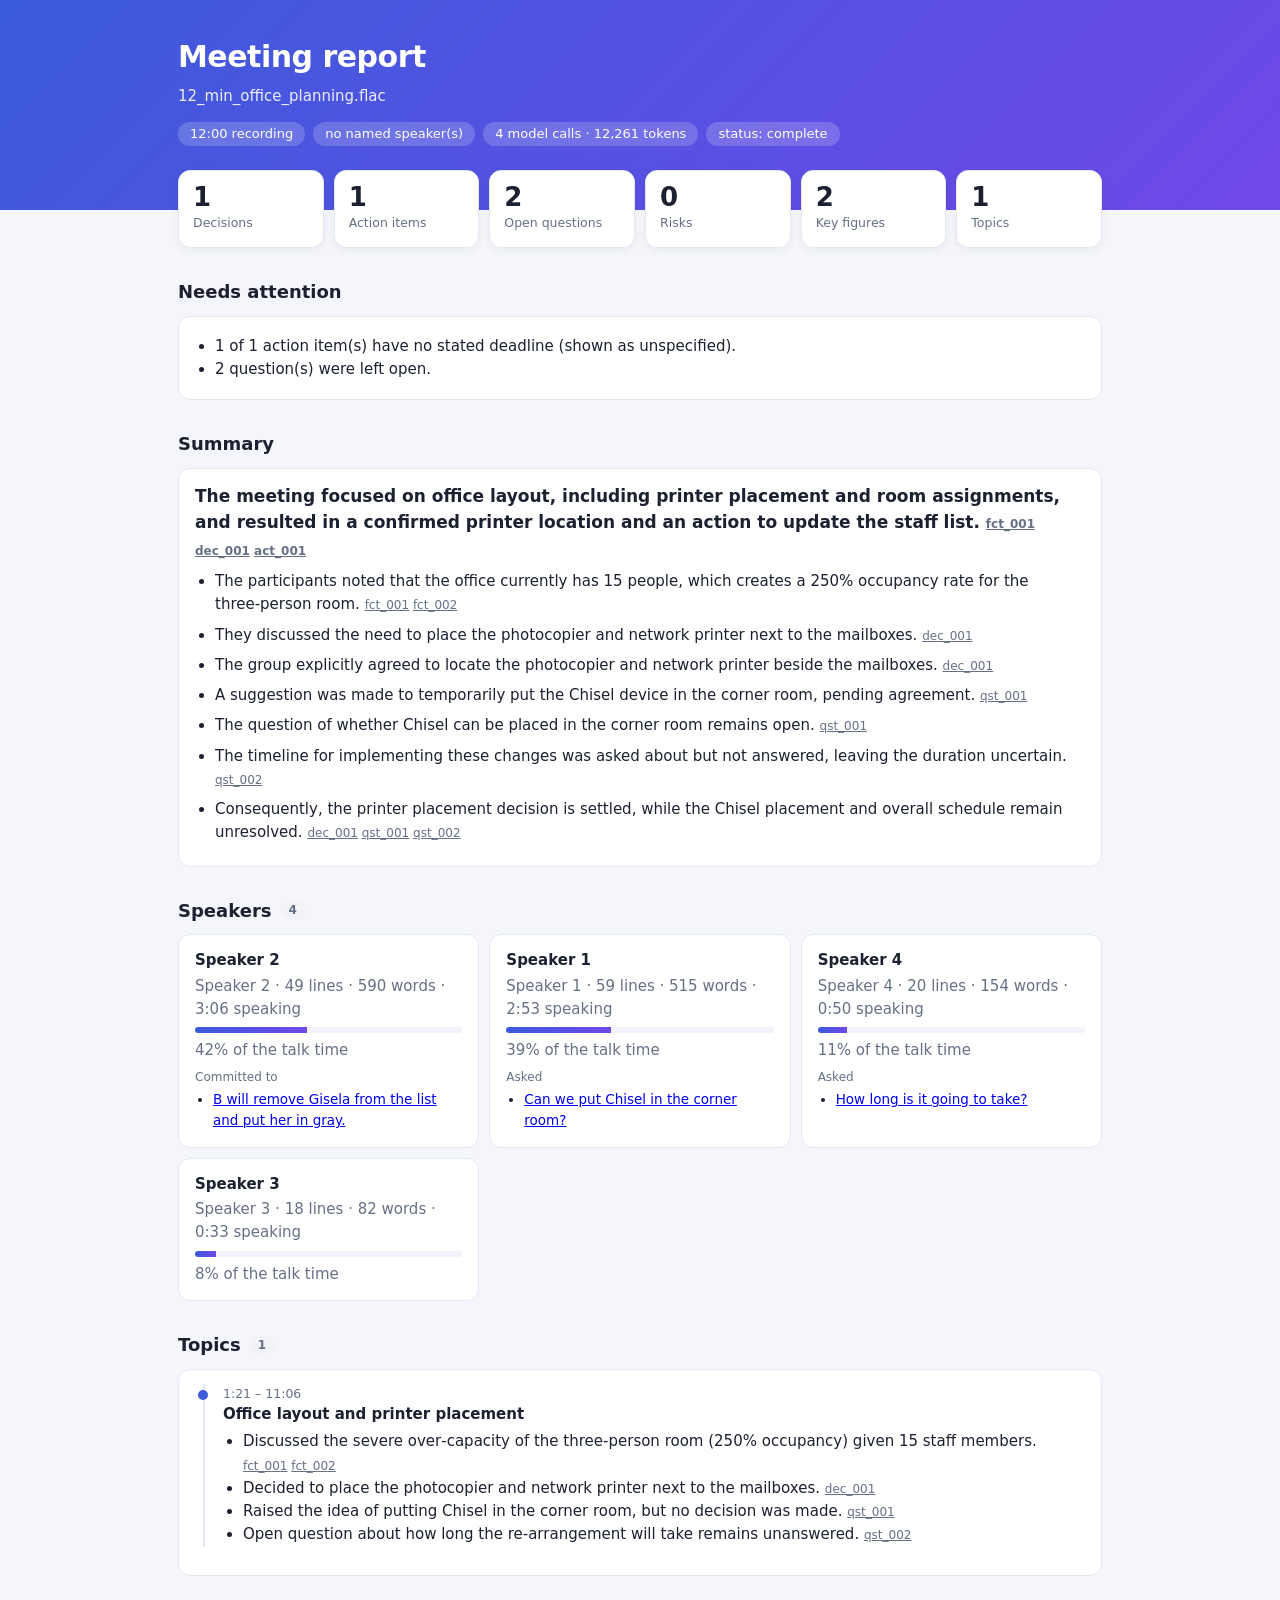
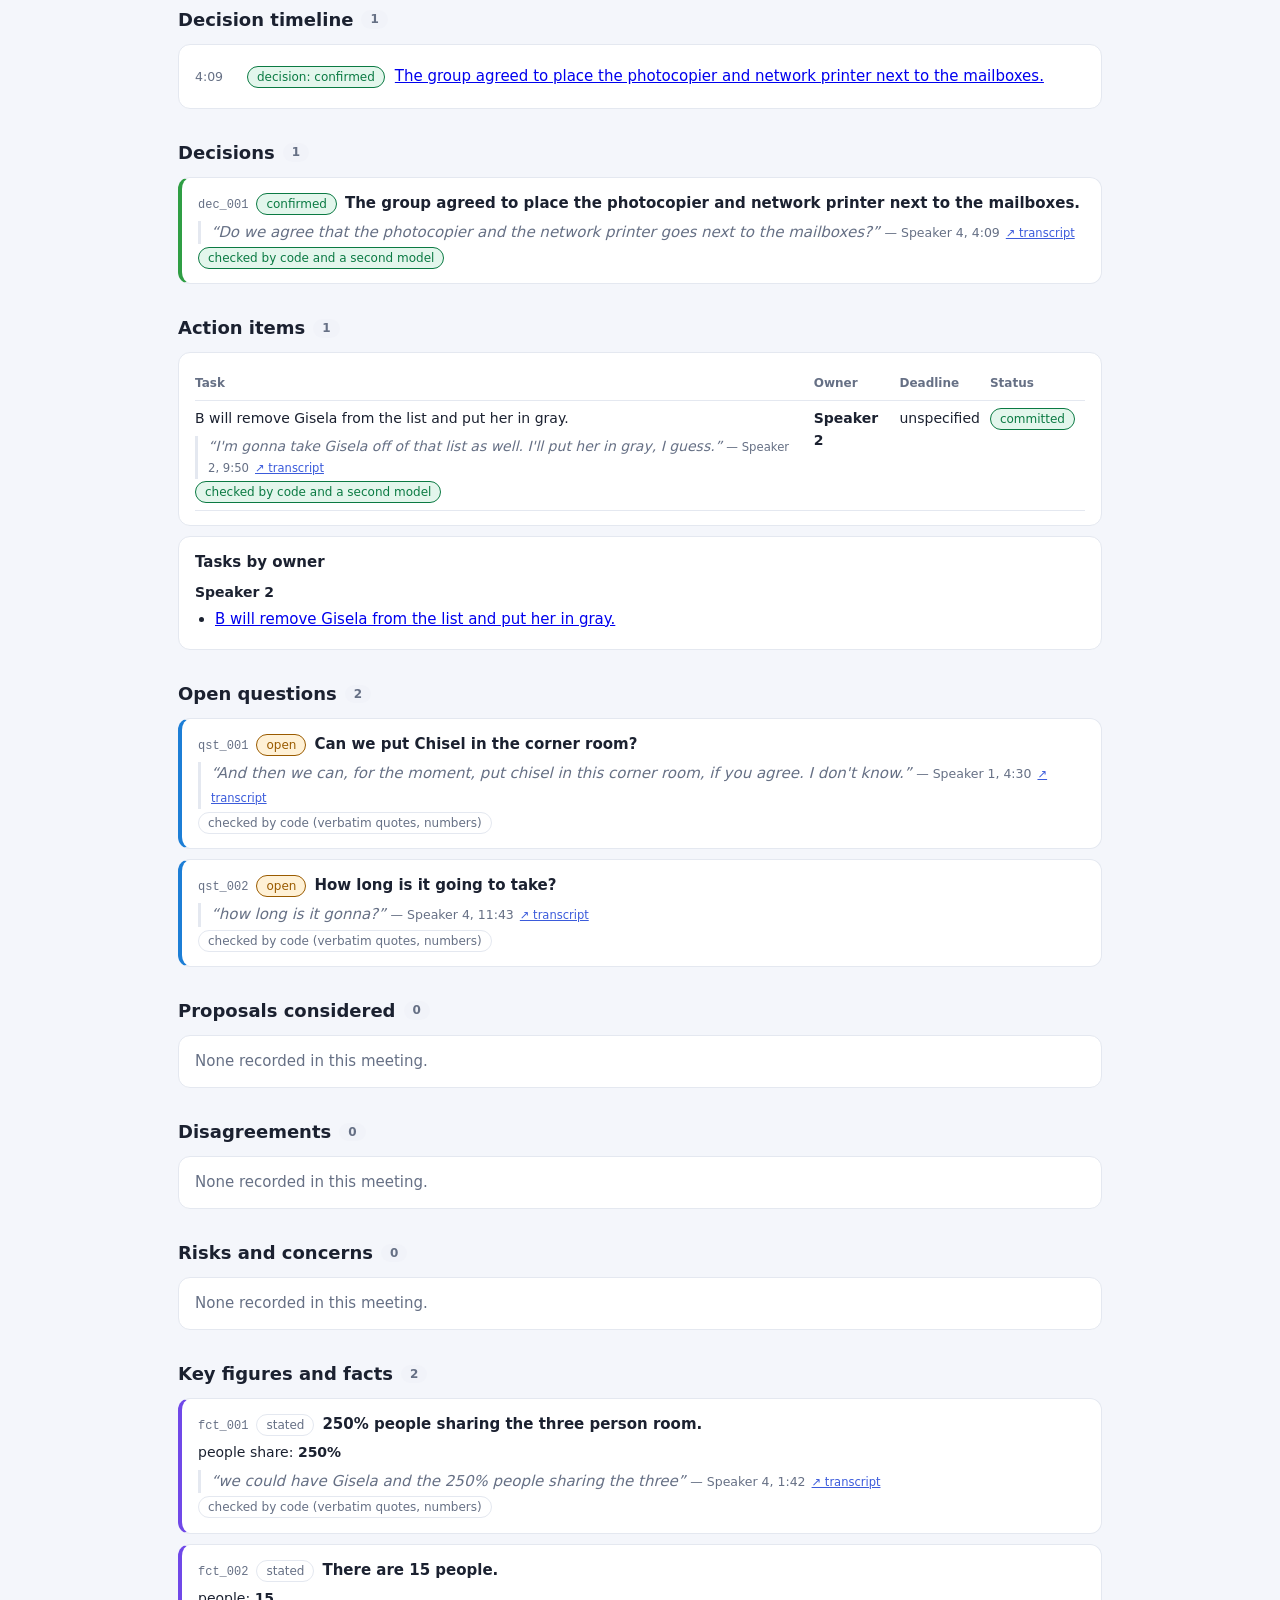
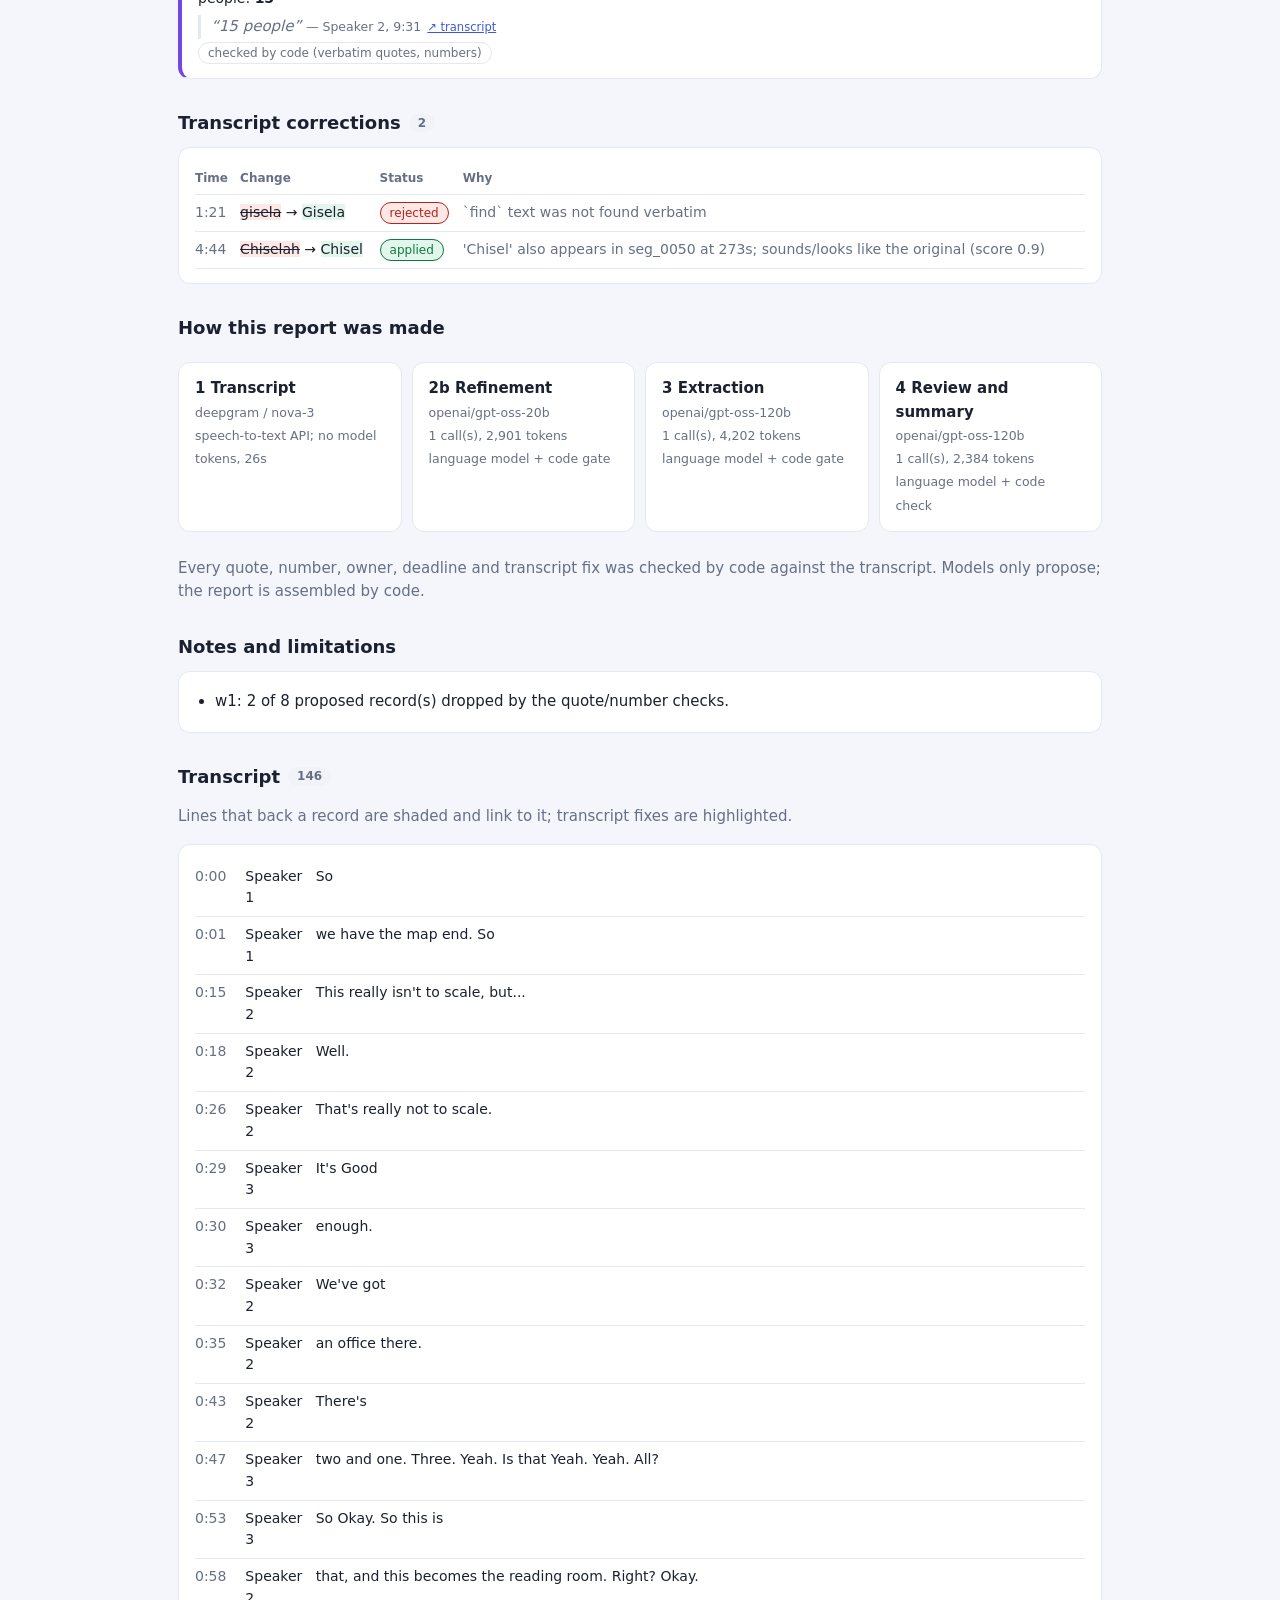
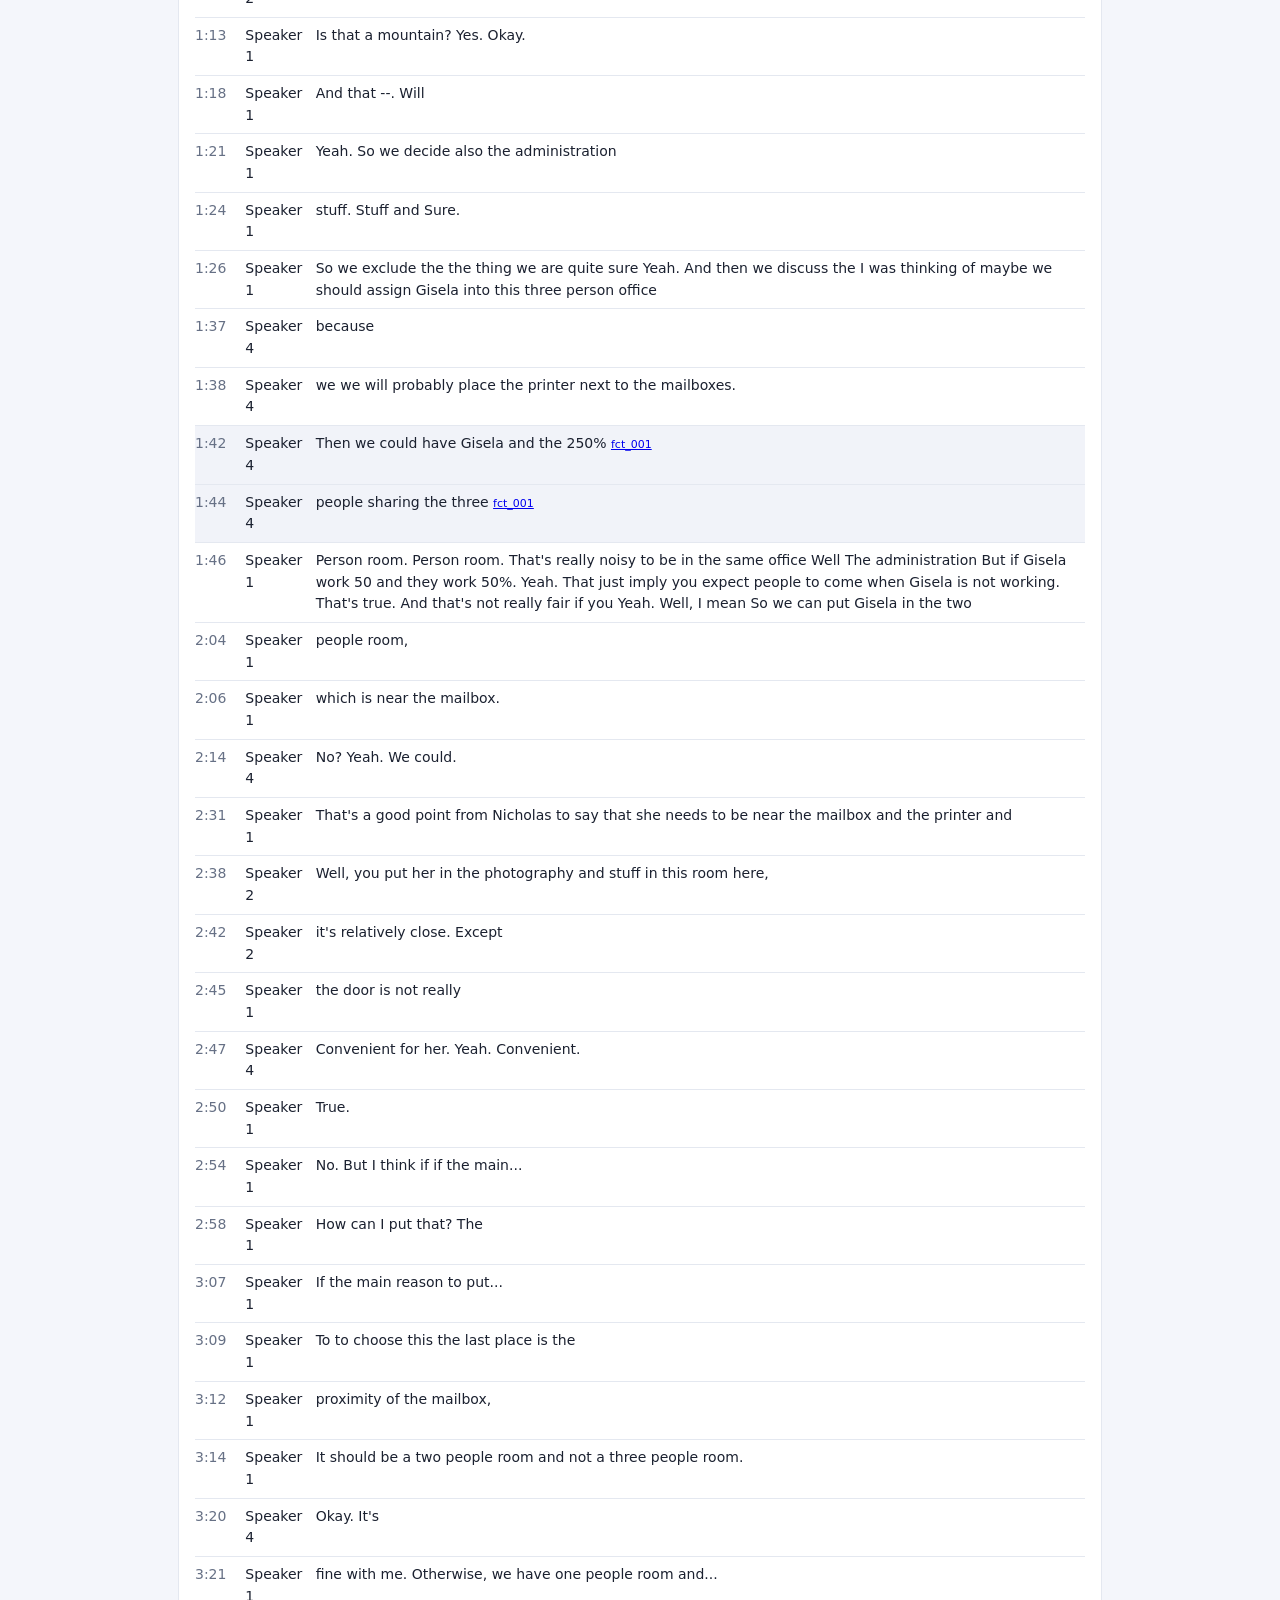
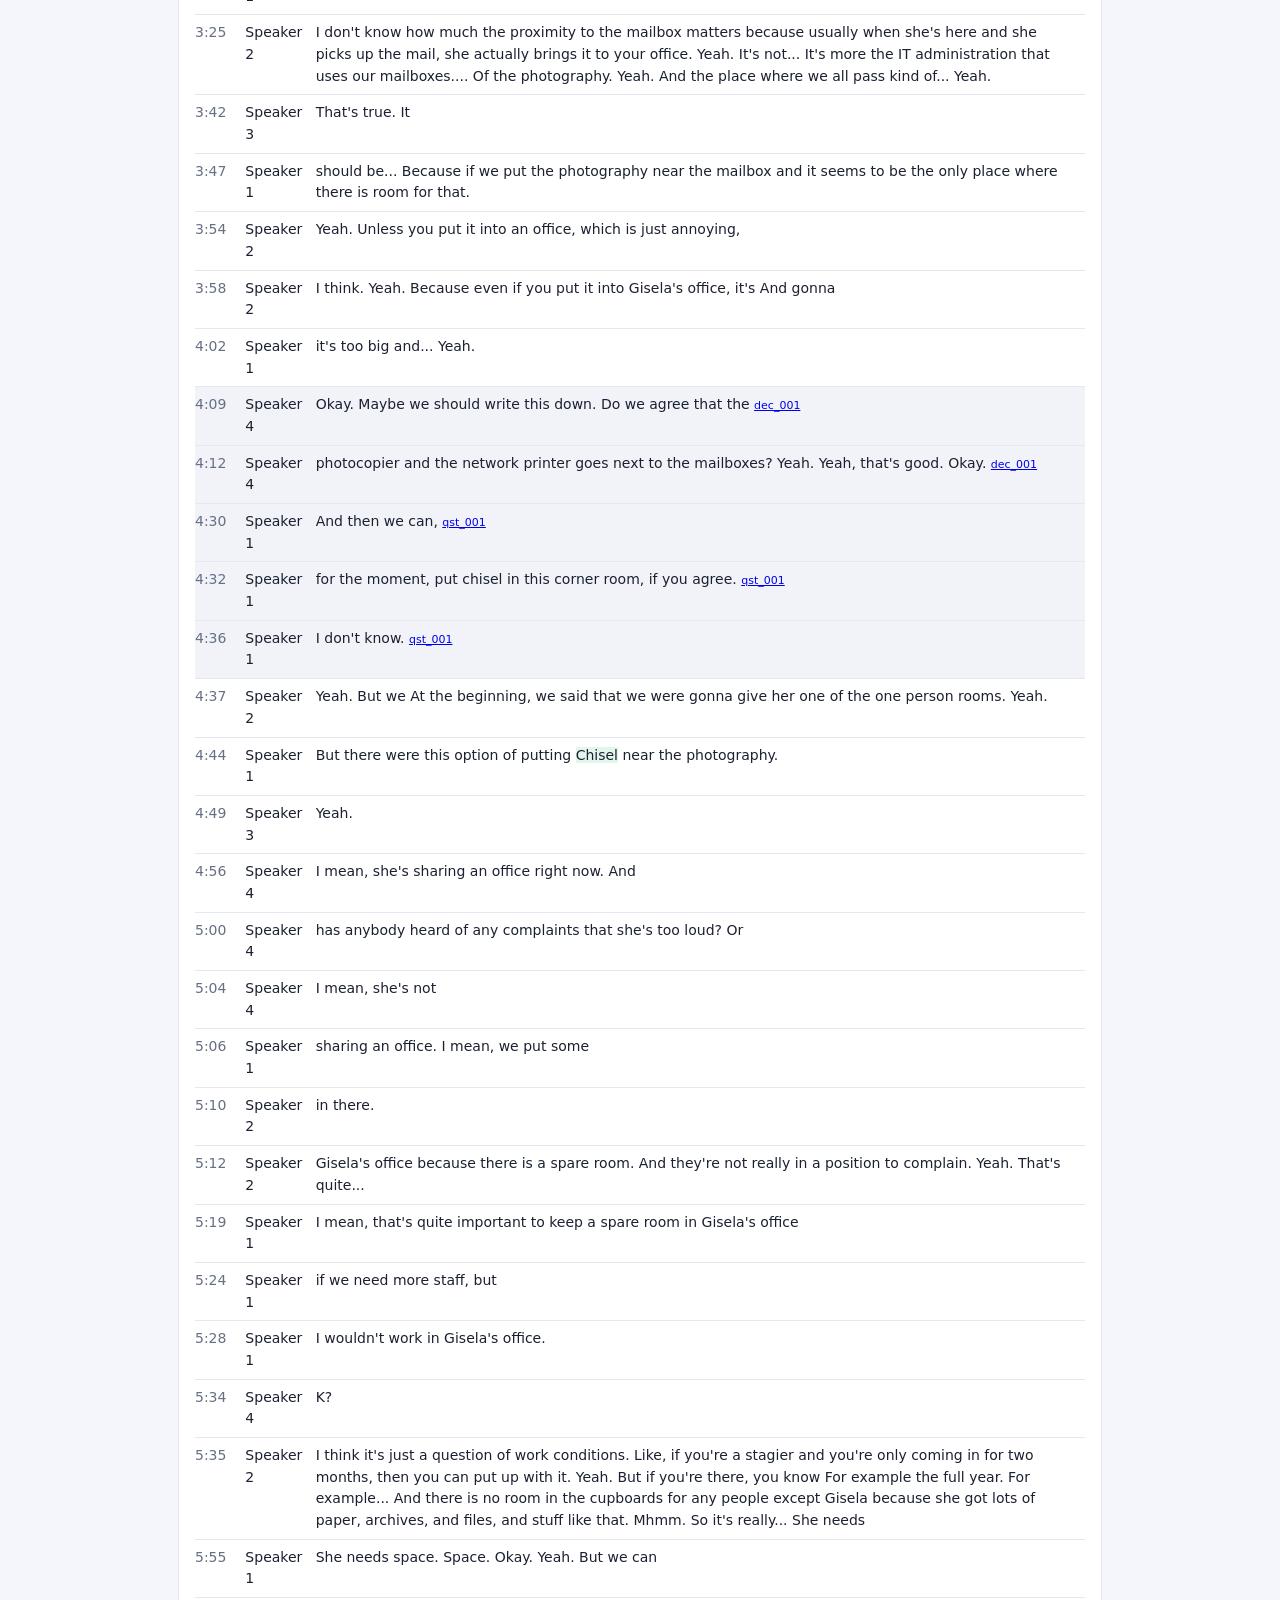
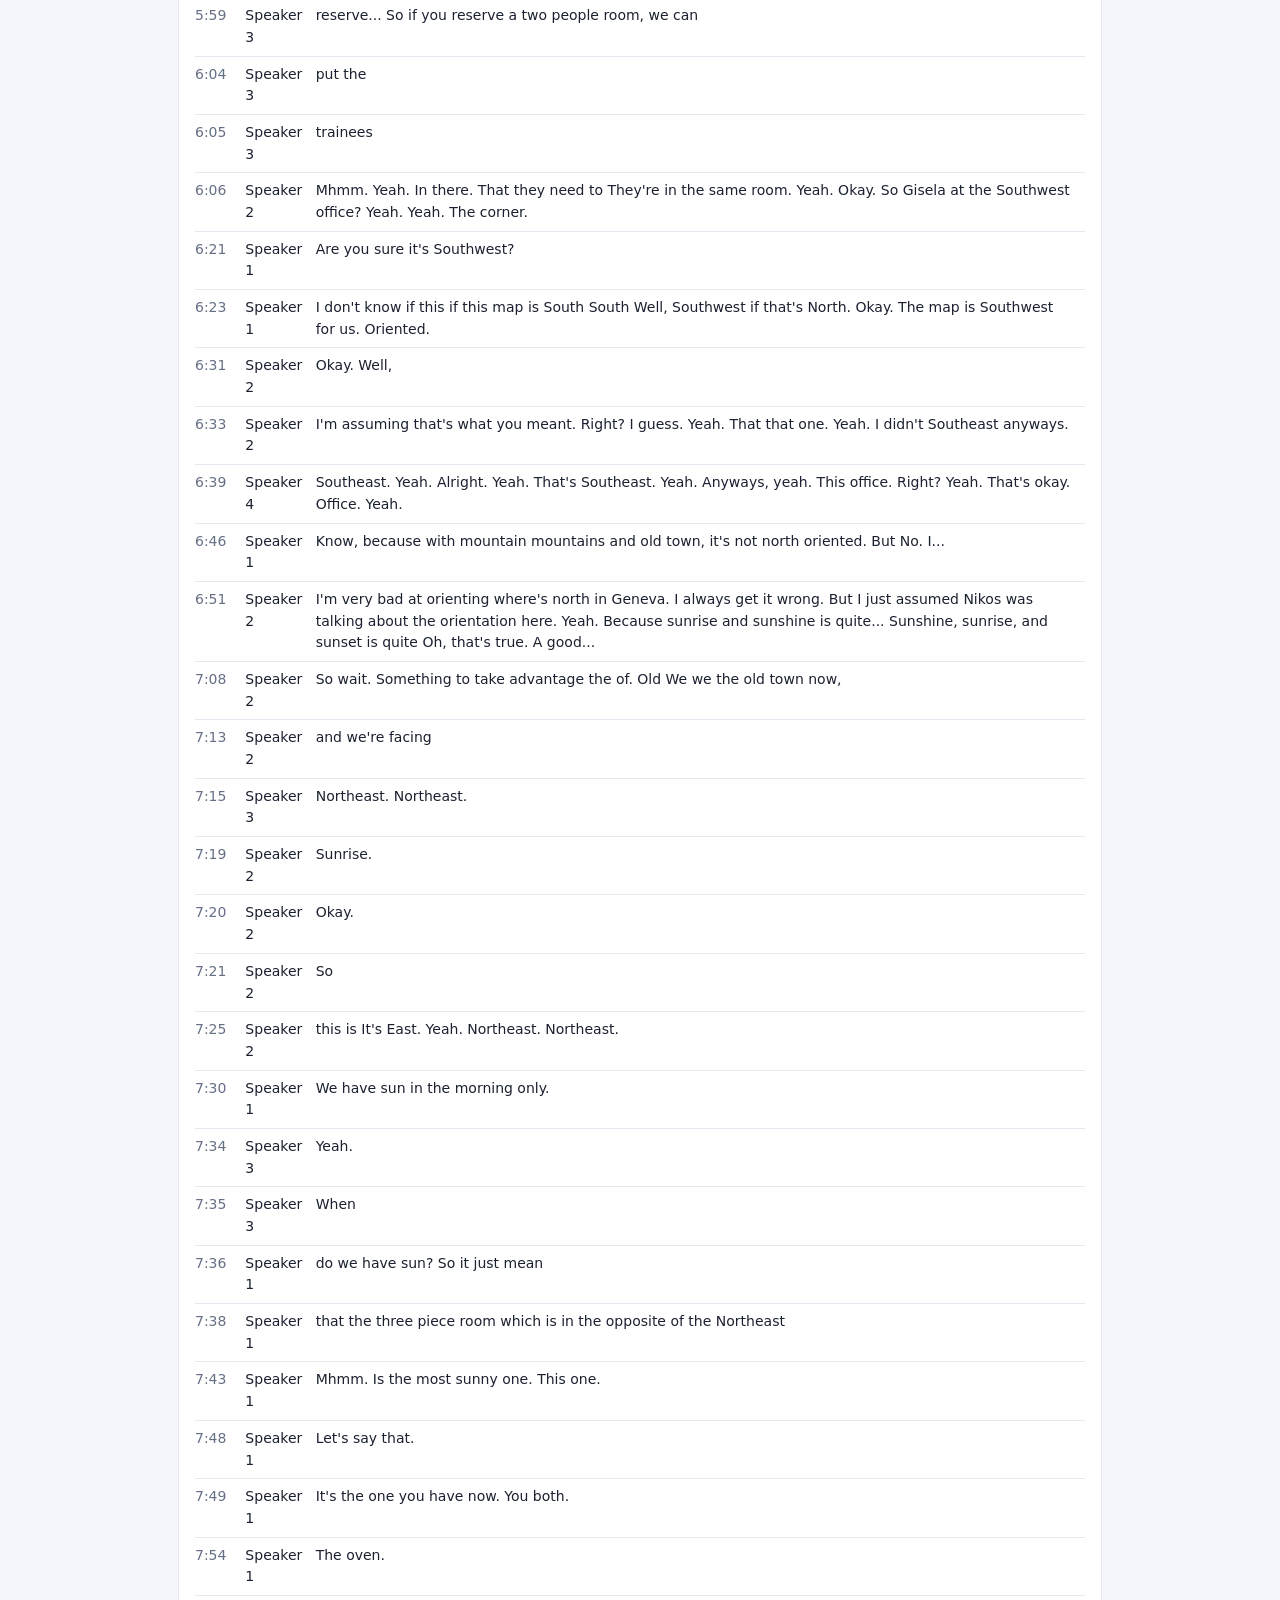
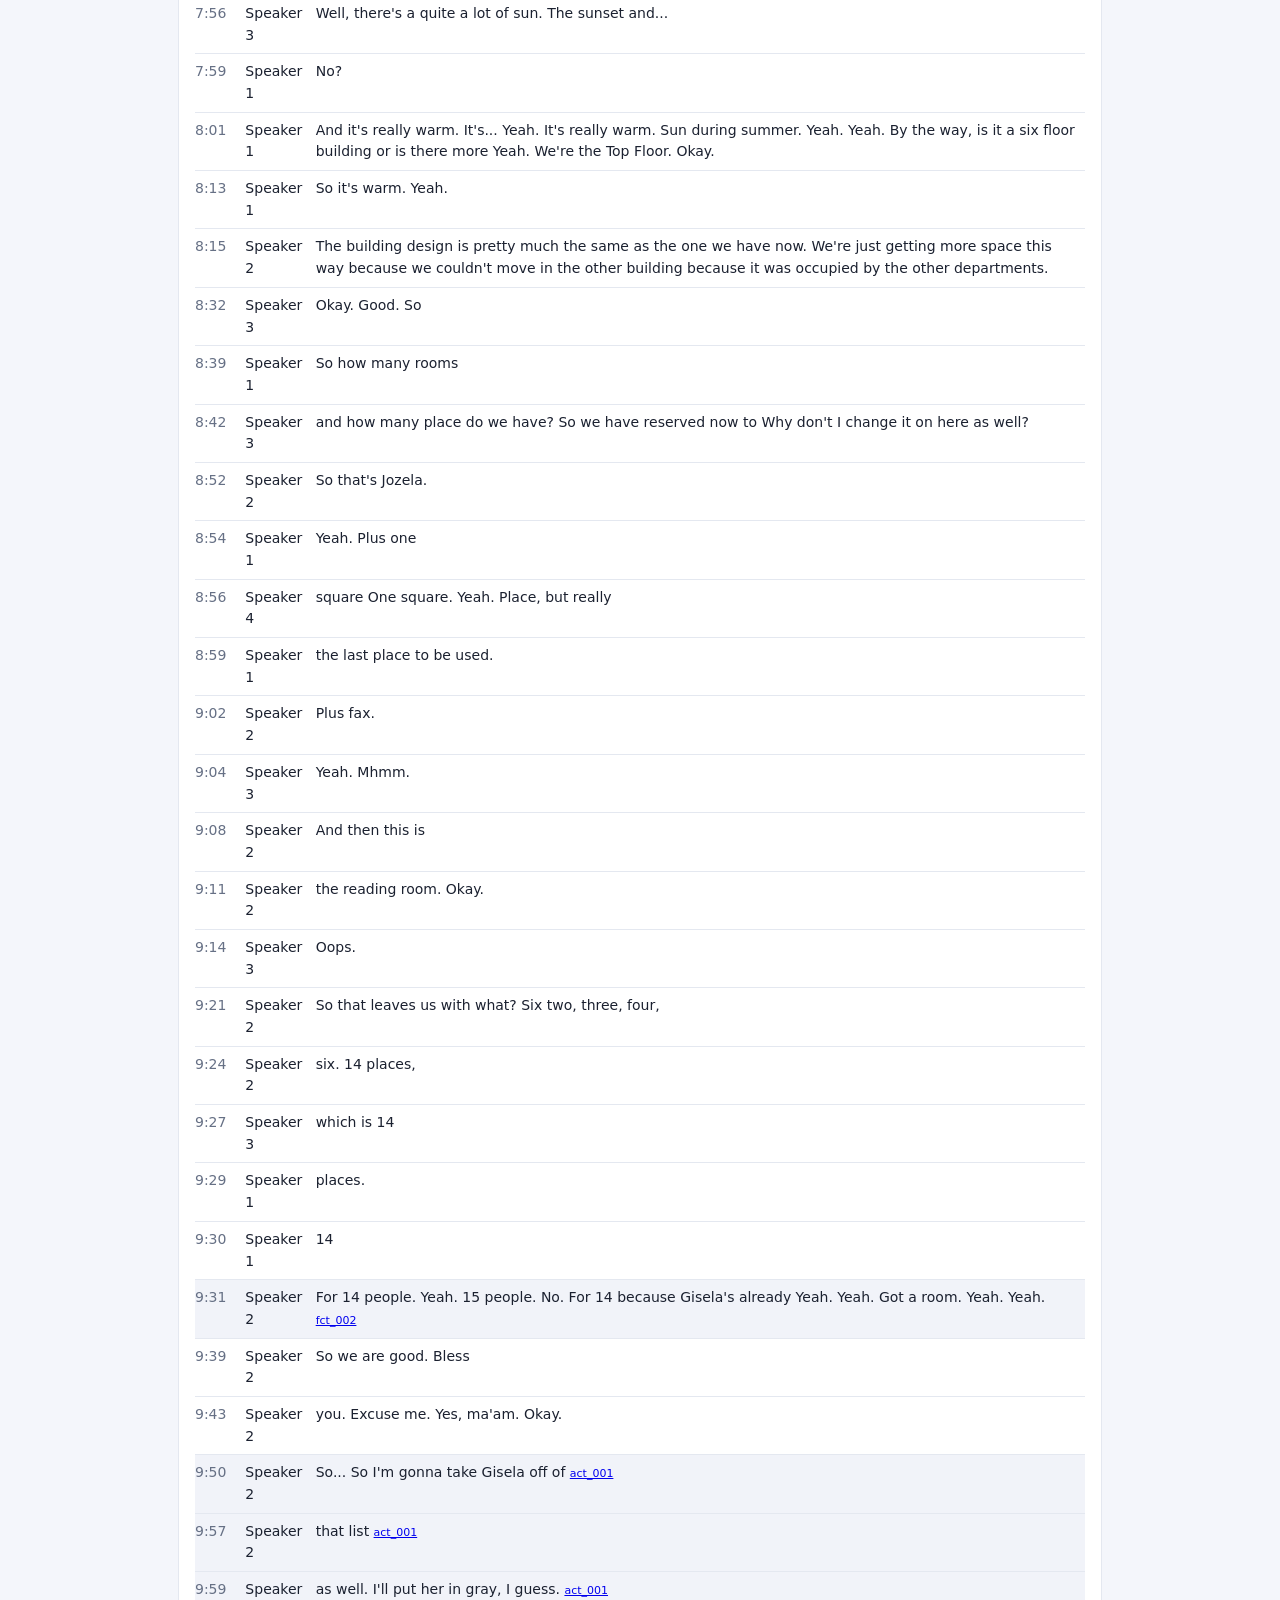
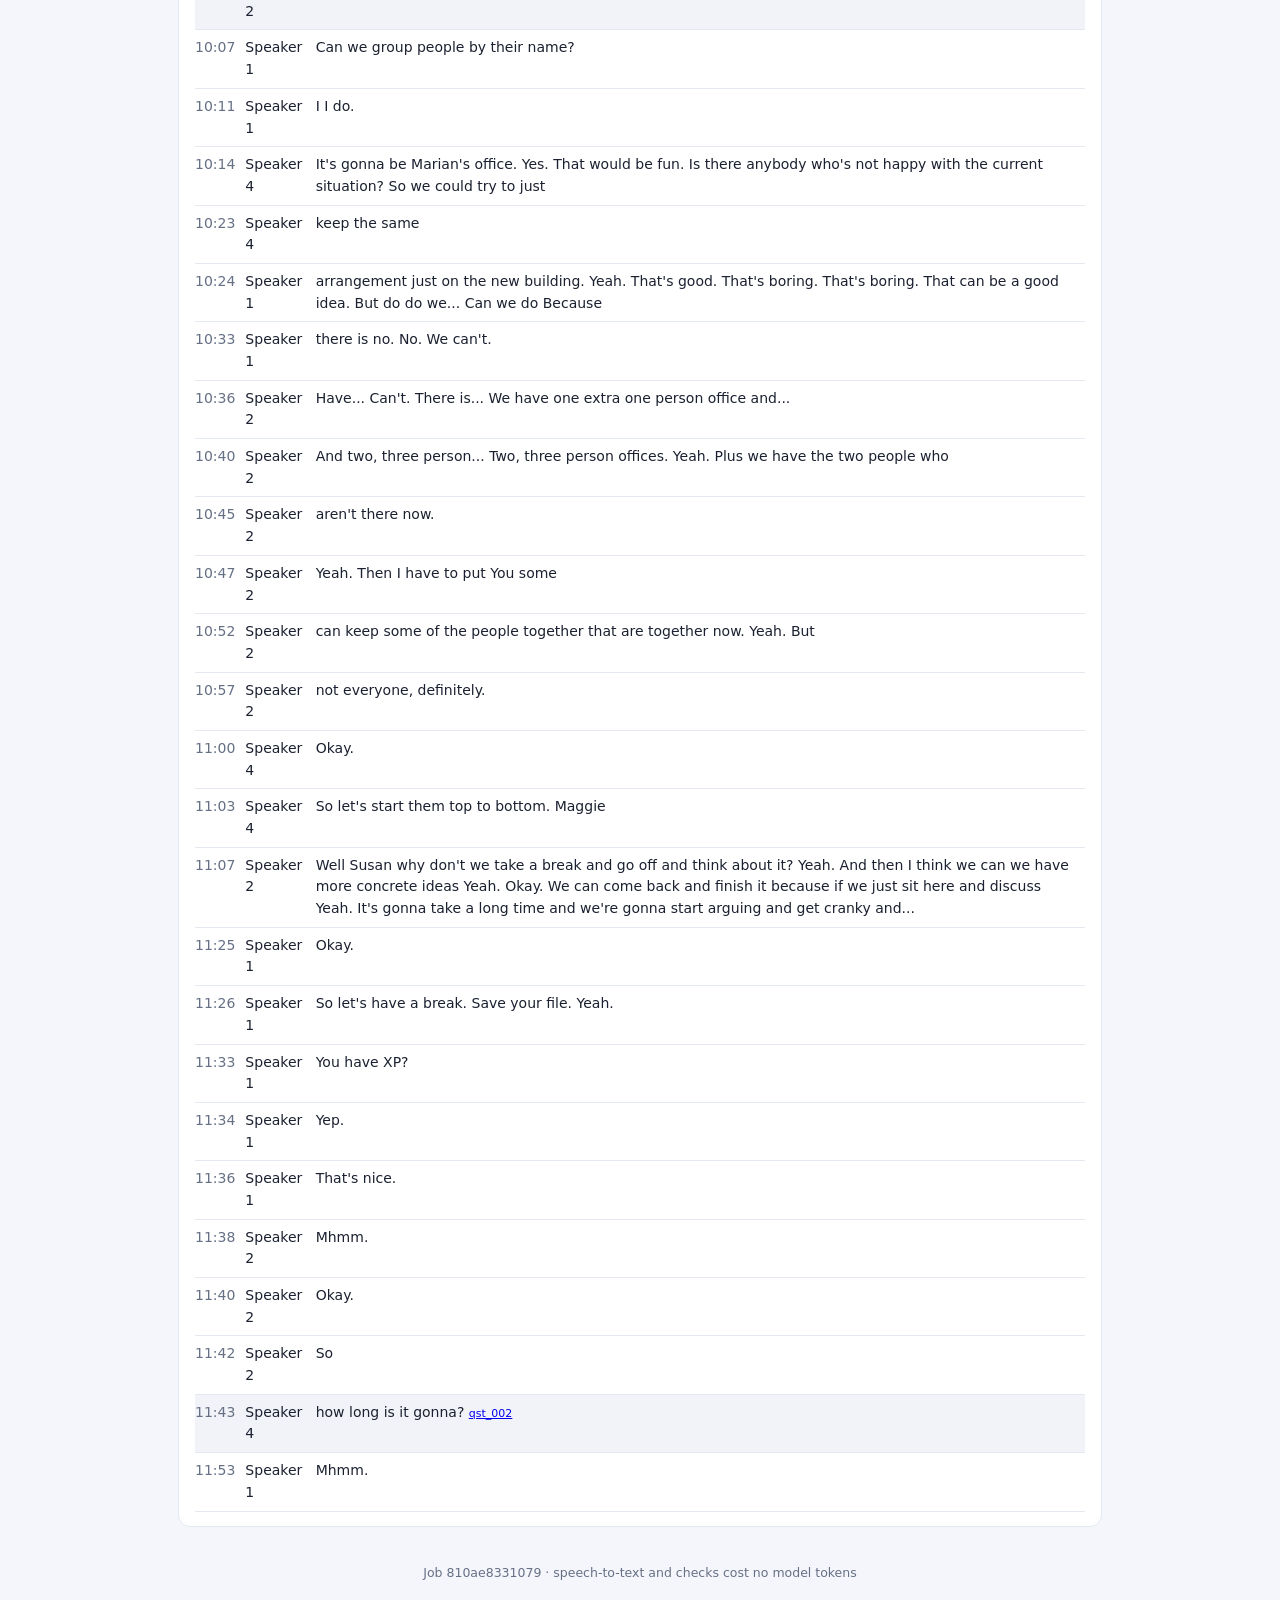
<file: samples/example_outputs/12_min_office_planning/report.html>
<!doctype html><html lang="en"><head><meta charset="utf-8"><meta name="viewport" content="width=device-width,initial-scale=1"><title>Meeting report</title><style>
:root{--bg:#f4f6fb;--card:#fff;--ink:#1b2130;--muted:#667085;--line:#e4e8f0;--brand:#3b5bdb;--brand2:#7048e8;--ok:#0b7a43;--okbg:#e3f6ec;--warn:#9a5b00;--warnbg:#fff1d6;--bad:#b42318;--badbg:#fde8e6;--code:#f1f3f9}
@media (prefers-color-scheme:dark){:root{--bg:#0e1220;--card:#161b2e;--ink:#e8ecf6;--muted:#9aa5bd;--line:#262d45;--brand:#8ea2ff;--brand2:#b197fc;--ok:#5ad08a;--okbg:#10301f;--warn:#f0b45a;--warnbg:#38290f;--bad:#ff8a80;--badbg:#3a1815;--code:#1d233a}}
*{box-sizing:border-box}body{margin:0;background:var(--bg);color:var(--ink);font:15px/1.55 system-ui,-apple-system,"Segoe UI",Roboto,sans-serif}
.wrap{max-width:960px;margin:0 auto;padding:0 18px 48px}
.hero{background:linear-gradient(135deg,var(--brand),var(--brand2));color:#fff;padding:34px 0 64px}
.hero .wrap{padding-bottom:0}.hero h1{margin:0 0 4px;font-size:30px;letter-spacing:-.5px}.hero p{margin:0;opacity:.9}
.meta{display:flex;flex-wrap:wrap;gap:8px;margin-top:14px}.meta span{background:rgba(255,255,255,.18);border-radius:999px;padding:2px 12px;font-size:13px}
.stats{display:grid;grid-template-columns:repeat(auto-fit,minmax(120px,1fr));gap:10px;margin-top:-40px}
.stat{background:var(--card);border:1px solid var(--line);border-radius:12px;padding:12px 14px;box-shadow:0 2px 8px rgba(20,30,70,.06)}
.stat b{display:block;font-size:26px;line-height:1.1}.stat span{color:var(--muted);font-size:12.5px}
section{margin-top:30px}h2{font-size:18px;margin:0 0 10px;display:flex;align-items:center;gap:8px}
h2 .n{background:var(--code);color:var(--muted);font-size:12px;font-weight:600;border-radius:999px;padding:0 9px}
.card{background:var(--card);border:1px solid var(--line);border-radius:12px;padding:14px 16px;margin:10px 0}
.headline{font-size:17px;font-weight:600;margin:0 0 8px}.summary li{margin:7px 0}.refs{color:var(--muted);font-size:12px}.refs a{color:var(--muted)}
ul{margin:4px 0;padding-left:20px}.muted{color:var(--muted)}
.chip{display:inline-block;border:1px solid var(--line);border-radius:999px;padding:0 9px;font-size:12px;line-height:20px;color:var(--muted);white-space:nowrap}
.chip.ok{border-color:var(--ok);color:var(--ok);background:var(--okbg)}.chip.warn{border-color:var(--warn);color:var(--warn);background:var(--warnbg)}.chip.bad{border-color:var(--bad);color:var(--bad);background:var(--badbg)}
.rec{border-left:4px solid var(--brand);}.rec.k-decision{border-left-color:#2f9e44}.rec.k-action{border-left-color:#f08c00}.rec.k-question{border-left-color:#1c7ed6}.rec.k-risk{border-left-color:#e03131}.rec.k-fact{border-left-color:#7048e8}.rec.k-proposal{border-left-color:#0ca678}.rec.k-disagreement{border-left-color:#d6336c}
.rec .top{display:flex;gap:8px;align-items:baseline;flex-wrap:wrap}.rec .txt{font-weight:600}.id{font:12px ui-monospace,Menlo,monospace;color:var(--muted)}
.quote{margin:6px 0 2px;padding-left:10px;border-left:3px solid var(--line);color:var(--muted);font-style:italic}.quote small{font-style:normal}
.kv{display:flex;gap:18px;flex-wrap:wrap;margin-top:6px;font-size:14px}.kv b{color:var(--ink)}
table{width:100%;border-collapse:collapse;font-size:14px}th{text-align:left;color:var(--muted);font-size:12px;font-weight:600}td,th{padding:7px 10px 7px 0;border-bottom:1px solid var(--line);vertical-align:top}
.tl{position:relative;margin-left:8px;padding-left:18px;border-left:2px solid var(--line)}.tl .t{position:relative;margin:0 0 14px}.tl .t:before{content:"";position:absolute;left:-25px;top:6px;width:10px;height:10px;border-radius:50%;background:var(--brand)}
.tl .when{color:var(--muted);font-size:12.5px}.tl h3{margin:0;font-size:15px}
.people{display:flex;flex-wrap:wrap;gap:8px}.person{background:var(--card);border:1px solid var(--line);border-radius:999px;padding:4px 14px}
del{background:var(--badbg);text-decoration:line-through}ins{background:var(--okbg);text-decoration:none}
details{margin:8px 0}summary{cursor:pointer;color:var(--brand);font-weight:600}
.steps{display:grid;grid-template-columns:repeat(auto-fit,minmax(200px,1fr));gap:10px}.step b{display:block}.step .muted{font-size:12.5px}
.note{background:var(--warnbg);border:1px solid var(--warn);color:var(--warn);border-radius:10px;padding:8px 12px;margin:10px 0}
footer{margin-top:36px;color:var(--muted);font-size:12.5px;text-align:center}
a.ln{font-size:11.5px;font-style:normal;margin-left:6px;color:var(--brand)}
.spk{display:grid;grid-template-columns:repeat(auto-fit,minmax(260px,1fr));gap:10px}.spk .card{margin:0}.spk h3{margin:0 0 2px;font-size:15px}
.bar{height:6px;border-radius:3px;background:var(--code);overflow:hidden;margin:6px 0}.bar i{display:block;height:100%;background:linear-gradient(90deg,var(--brand),var(--brand2))}
.spk ul{padding-left:18px;margin:2px 0;font-size:13.5px}.role{font-size:13px;color:var(--brand);font-weight:600}.spk .lbl{font-size:12px;color:var(--muted);margin-top:6px}
.own h3{margin:8px 0 2px;font-size:14px}.own li{margin:2px 0}
.tlist .t{display:flex;gap:10px;margin:6px 0;align-items:baseline}.tlist .when{color:var(--muted);font-size:12.5px;min-width:42px}
tr.cited td{background:var(--code)}tr:target td{background:var(--warnbg);outline:1px solid var(--warn)}
.tr .rid{font-size:11px}
@media print{.hero{background:none;color:#000;padding:0}.hero .meta span{background:none;border:1px solid #999}.stat,.card{box-shadow:none;break-inside:avoid}details{display:block}}
@media (max-width:560px){.hero h1{font-size:24px}}
</style></head><body><div class="hero"><div class="wrap"><h1>Meeting report</h1><p>12_min_office_planning.flac</p><div class="meta"><span>12:00 recording</span><span>no named speaker(s)</span><span>4 model calls &middot; 12,261 tokens</span><span>status: complete</span></div></div></div><div class="wrap"><div class="stats"><div class="stat"><b>1</b><span>Decisions</span></div><div class="stat"><b>1</b><span>Action items</span></div><div class="stat"><b>2</b><span>Open questions</span></div><div class="stat"><b>0</b><span>Risks</span></div><div class="stat"><b>2</b><span>Key figures</span></div><div class="stat"><b>1</b><span>Topics</span></div></div><section><h2>Needs attention</h2><div class="card"><ul><li>1 of 1 action item(s) have no stated deadline (shown as unspecified).</li><li>2 question(s) were left open.</li></ul></div></section><section class="summary"><h2>Summary</h2><div class="card"><p class="headline">The meeting focused on office layout, including printer placement and room assignments, and resulted in a confirmed printer location and an action to update the staff list. <span class="refs"><a href="#fct_001">fct_001</a> <a href="#dec_001">dec_001</a> <a href="#act_001">act_001</a></span></p><ul><li>The participants noted that the office currently has 15 people, which creates a 250% occupancy rate for the three‑person room. <span class="refs"><a href="#fct_001">fct_001</a> <a href="#fct_002">fct_002</a></span></li><li>They discussed the need to place the photocopier and network printer next to the mailboxes. <span class="refs"><a href="#dec_001">dec_001</a></span></li><li>The group explicitly agreed to locate the photocopier and network printer beside the mailboxes. <span class="refs"><a href="#dec_001">dec_001</a></span></li><li>A suggestion was made to temporarily put the Chisel device in the corner room, pending agreement. <span class="refs"><a href="#qst_001">qst_001</a></span></li><li>The question of whether Chisel can be placed in the corner room remains open. <span class="refs"><a href="#qst_001">qst_001</a></span></li><li>The timeline for implementing these changes was asked about but not answered, leaving the duration uncertain. <span class="refs"><a href="#qst_002">qst_002</a></span></li><li>Consequently, the printer placement decision is settled, while the Chisel placement and overall schedule remain unresolved. <span class="refs"><a href="#dec_001">dec_001</a> <a href="#qst_001">qst_001</a> <a href="#qst_002">qst_002</a></span></li></ul></div></section><section><h2>Speakers<span class="n">4</span></h2><div class="spk"><div class="card"><h3>Speaker 2</h3><span class="muted">Speaker 2 &middot; 49 lines &middot; 590 words &middot; 3:06 speaking</span><div class="bar"><i style="width:42%"></i></div><span class="muted">42% of the talk time</span><div class="lbl">Committed to</div><ul><li><a href="#act_001">B will remove Gisela from the list and put her in gray.</a></li></ul></div><div class="card"><h3>Speaker 1</h3><span class="muted">Speaker 1 &middot; 59 lines &middot; 515 words &middot; 2:53 speaking</span><div class="bar"><i style="width:39%"></i></div><span class="muted">39% of the talk time</span><div class="lbl">Asked</div><ul><li><a href="#qst_001">Can we put Chisel in the corner room?</a></li></ul></div><div class="card"><h3>Speaker 4</h3><span class="muted">Speaker 4 &middot; 20 lines &middot; 154 words &middot; 0:50 speaking</span><div class="bar"><i style="width:11%"></i></div><span class="muted">11% of the talk time</span><div class="lbl">Asked</div><ul><li><a href="#qst_002">How long is it going to take?</a></li></ul></div><div class="card"><h3>Speaker 3</h3><span class="muted">Speaker 3 &middot; 18 lines &middot; 82 words &middot; 0:33 speaking</span><div class="bar"><i style="width:8%"></i></div><span class="muted">8% of the talk time</span></div></div></section><section><h2>Topics<span class="n">1</span></h2><div class="card"><div class="tl"><div class="t"><div class="when">1:21 &ndash; 11:06</div><h3>Office layout and printer placement </h3><ul><li>Discussed the severe over‑capacity of the three‑person room (250% occupancy) given 15 staff members. <span class="refs"><a href="#fct_001">fct_001</a> <a href="#fct_002">fct_002</a></span></li><li>Decided to place the photocopier and network printer next to the mailboxes. <span class="refs"><a href="#dec_001">dec_001</a></span></li><li>Raised the idea of putting Chisel in the corner room, but no decision was made. <span class="refs"><a href="#qst_001">qst_001</a></span></li><li>Open question about how long the re‑arrangement will take remains unanswered. <span class="refs"><a href="#qst_002">qst_002</a></span></li></ul></div></div></div></section><section><h2>Decision timeline<span class="n">1</span></h2><div class="card tlist"><div class="t"><span class="when">4:09</span><span class="chip ok">decision: confirmed</span><span><a href="#dec_001">The group agreed to place the photocopier and network printer next to the mailboxes.</a></span></div></div></section><section><h2>Decisions<span class="n">1</span></h2><div class="card rec k-decision" id="dec_001"><div class="top"><span class="id">dec_001</span><span class="chip ok">confirmed</span><span class="txt">The group agreed to place the photocopier and network printer next to the mailboxes.</span></div><div class="quote">&ldquo;Do we agree that the photocopier and the network printer goes next to the mailboxes?&rdquo; <small>&mdash; Speaker 4, 4:09</small><a class="ln" href="#t-seg_0047">&#8599; transcript</a></div><div><span class="chip ok">checked by code and a second model</span></div></div></section><section><h2>Action items<span class="n">1</span></h2><div class="card"><table><tr><th>Task</th><th>Owner</th><th>Deadline</th><th>Status</th></tr><tr id="act_001"><td>B will remove Gisela from the list and put her in gray.<div class="quote">&ldquo;I&#x27;m gonna take Gisela off of that list as well. I&#x27;ll put her in gray, I guess.&rdquo; <small>&mdash; Speaker 2, 9:50</small><a class="ln" href="#t-seg_0119">&#8599; transcript</a></div><span class="chip ok">checked by code and a second model</span></td><td><b>Speaker 2</b></td><td>unspecified</td><td><span class="chip ok">committed</span></td></tr></table></div><div class="card own"><b>Tasks by owner</b><h3>Speaker 2</h3><ul><li><a href="#act_001">B will remove Gisela from the list and put her in gray.</a></li></ul></div></section><section><h2>Open questions<span class="n">2</span></h2><div class="card rec k-question" id="qst_001"><div class="top"><span class="id">qst_001</span><span class="chip warn">open</span><span class="txt">Can we put Chisel in the corner room?</span></div><div class="quote">&ldquo;And then we can, for the moment, put chisel in this corner room, if you agree. I don&#x27;t know.&rdquo; <small>&mdash; Speaker 1, 4:30</small><a class="ln" href="#t-seg_0049">&#8599; transcript</a></div><div><span class="chip ">checked by code (verbatim quotes, numbers)</span></div></div><div class="card rec k-question" id="qst_002"><div class="top"><span class="id">qst_002</span><span class="chip warn">open</span><span class="txt">How long is it going to take?</span></div><div class="quote">&ldquo;how long is it gonna?&rdquo; <small>&mdash; Speaker 4, 11:43</small><a class="ln" href="#t-seg_0145">&#8599; transcript</a></div><div><span class="chip ">checked by code (verbatim quotes, numbers)</span></div></div></section><section><h2>Proposals considered<span class="n">0</span></h2><div class="card muted">None recorded in this meeting.</div></section><section><h2>Disagreements<span class="n">0</span></h2><div class="card muted">None recorded in this meeting.</div></section><section><h2>Risks and concerns<span class="n">0</span></h2><div class="card muted">None recorded in this meeting.</div></section><section><h2>Key figures and facts<span class="n">2</span></h2><div class="card rec k-fact" id="fct_001"><div class="top"><span class="id">fct_001</span><span class="chip ">stated</span><span class="txt">250% people sharing the three person room.</span></div><div class="kv"><span>people share: <b>250%</b></span></div><div class="quote">&ldquo;we could have Gisela and the 250% people sharing the three&rdquo; <small>&mdash; Speaker 4, 1:42</small><a class="ln" href="#t-seg_0021">&#8599; transcript</a></div><div><span class="chip ">checked by code (verbatim quotes, numbers)</span></div></div><div class="card rec k-fact" id="fct_002"><div class="top"><span class="id">fct_002</span><span class="chip ">stated</span><span class="txt">There are 15 people.</span></div><div class="kv"><span>people: <b>15</b></span></div><div class="quote">&ldquo;15 people&rdquo; <small>&mdash; Speaker 2, 9:31</small><a class="ln" href="#t-seg_0116">&#8599; transcript</a></div><div><span class="chip ">checked by code (verbatim quotes, numbers)</span></div></div></section><section><h2>Transcript corrections<span class="n">2</span></h2><div class="card"><table><tr><th>Time</th><th>Change</th><th>Status</th><th>Why</th></tr><tr><td class="muted">1:21</td><td><del>gisela</del> &rarr; <ins>Gisela</ins></td><td><span class="chip bad">rejected</span></td><td class="muted">`find` text was not found verbatim</td></tr><tr><td class="muted">4:44</td><td><del>Chiselah</del> &rarr; <ins>Chisel</ins></td><td><span class="chip ok">applied</span></td><td class="muted">&#x27;Chisel&#x27; also appears in seg_0050 at 273s; sounds/looks like the original (score 0.9)</td></tr></table></div></section><section><h2>How this report was made</h2><div class="steps"><div class="card step"><b>1 Transcript</b><span class="muted">deepgram / nova-3<br>speech-to-text API; no model tokens, 26s</span></div><div class="card step"><b>2b Refinement</b><span class="muted">openai/gpt-oss-20b<br>1 call(s), 2,901 tokens<br>language model + code gate</span></div><div class="card step"><b>3 Extraction</b><span class="muted">openai/gpt-oss-120b<br>1 call(s), 4,202 tokens<br>language model + code gate</span></div><div class="card step"><b>4 Review and summary</b><span class="muted">openai/gpt-oss-120b<br>1 call(s), 2,384 tokens<br>language model + code check</span></div></div><p class="muted">Every quote, number, owner, deadline and transcript fix was checked by code against the transcript. Models only propose; the report is assembled by code.</p></section><section><h2>Notes and limitations</h2><div class="card"><ul><li>w1: 2 of 8 proposed record(s) dropped by the quote/number checks.</li></ul></div></section><section id="transcript"><h2>Transcript<span class="n">146</span></h2><p class="muted">Lines that back a record are shaded and link to it; transcript fixes are highlighted.</p><div class="card tr"><table><tr id="t-seg_0001" class=""><td class="muted">0:00</td><td>Speaker 1</td><td>So</td></tr><tr id="t-seg_0002" class=""><td class="muted">0:01</td><td>Speaker 1</td><td>we have the map end. So</td></tr><tr id="t-seg_0003" class=""><td class="muted">0:15</td><td>Speaker 2</td><td>This really isn&#x27;t to scale, but...</td></tr><tr id="t-seg_0004" class=""><td class="muted">0:18</td><td>Speaker 2</td><td>Well.</td></tr><tr id="t-seg_0005" class=""><td class="muted">0:26</td><td>Speaker 2</td><td>That&#x27;s really not to scale.</td></tr><tr id="t-seg_0006" class=""><td class="muted">0:29</td><td>Speaker 3</td><td>It&#x27;s Good</td></tr><tr id="t-seg_0007" class=""><td class="muted">0:30</td><td>Speaker 3</td><td>enough.</td></tr><tr id="t-seg_0008" class=""><td class="muted">0:32</td><td>Speaker 2</td><td>We&#x27;ve got</td></tr><tr id="t-seg_0009" class=""><td class="muted">0:35</td><td>Speaker 2</td><td>an office there.</td></tr><tr id="t-seg_0010" class=""><td class="muted">0:43</td><td>Speaker 2</td><td>There&#x27;s</td></tr><tr id="t-seg_0011" class=""><td class="muted">0:47</td><td>Speaker 3</td><td>two and one. Three. Yeah. Is that Yeah. Yeah. All?</td></tr><tr id="t-seg_0012" class=""><td class="muted">0:53</td><td>Speaker 3</td><td>So Okay. So this is</td></tr><tr id="t-seg_0013" class=""><td class="muted">0:58</td><td>Speaker 2</td><td>that, and this becomes the reading room. Right? Okay.</td></tr><tr id="t-seg_0014" class=""><td class="muted">1:13</td><td>Speaker 1</td><td>Is that a mountain? Yes. Okay.</td></tr><tr id="t-seg_0015" class=""><td class="muted">1:18</td><td>Speaker 1</td><td>And that --. Will</td></tr><tr id="t-seg_0016" class=""><td class="muted">1:21</td><td>Speaker 1</td><td>Yeah. So we decide also the administration</td></tr><tr id="t-seg_0017" class=""><td class="muted">1:24</td><td>Speaker 1</td><td>stuff. Stuff and Sure.</td></tr><tr id="t-seg_0018" class=""><td class="muted">1:26</td><td>Speaker 1</td><td>So we exclude the the thing we are quite sure Yeah. And then we discuss the I was thinking of maybe we should assign Gisela into this three person office</td></tr><tr id="t-seg_0019" class=""><td class="muted">1:37</td><td>Speaker 4</td><td>because</td></tr><tr id="t-seg_0020" class=""><td class="muted">1:38</td><td>Speaker 4</td><td>we we will probably place the printer next to the mailboxes.</td></tr><tr id="t-seg_0021" class="cited"><td class="muted">1:42</td><td>Speaker 4</td><td>Then we could have Gisela and the 250% <a class="rid" href="#fct_001">fct_001</a></td></tr><tr id="t-seg_0022" class="cited"><td class="muted">1:44</td><td>Speaker 4</td><td>people sharing the three <a class="rid" href="#fct_001">fct_001</a></td></tr><tr id="t-seg_0023" class=""><td class="muted">1:46</td><td>Speaker 1</td><td>Person room. Person room. That&#x27;s really noisy to be in the same office Well The administration But if Gisela work 50 and they work 50%. Yeah. That just imply you expect people to come when Gisela is not working. That&#x27;s true. And that&#x27;s not really fair if you Yeah. Well, I mean So we can put Gisela in the two</td></tr><tr id="t-seg_0024" class=""><td class="muted">2:04</td><td>Speaker 1</td><td>people room,</td></tr><tr id="t-seg_0025" class=""><td class="muted">2:06</td><td>Speaker 1</td><td>which is near the mailbox.</td></tr><tr id="t-seg_0026" class=""><td class="muted">2:14</td><td>Speaker 4</td><td>No? Yeah. We could.</td></tr><tr id="t-seg_0027" class=""><td class="muted">2:31</td><td>Speaker 1</td><td>That&#x27;s a good point from Nicholas to say that she needs to be near the mailbox and the printer and</td></tr><tr id="t-seg_0028" class=""><td class="muted">2:38</td><td>Speaker 2</td><td>Well, you put her in the photography and stuff in this room here,</td></tr><tr id="t-seg_0029" class=""><td class="muted">2:42</td><td>Speaker 2</td><td>it&#x27;s relatively close. Except</td></tr><tr id="t-seg_0030" class=""><td class="muted">2:45</td><td>Speaker 1</td><td>the door is not really</td></tr><tr id="t-seg_0031" class=""><td class="muted">2:47</td><td>Speaker 4</td><td>Convenient for her. Yeah. Convenient.</td></tr><tr id="t-seg_0032" class=""><td class="muted">2:50</td><td>Speaker 1</td><td>True.</td></tr><tr id="t-seg_0033" class=""><td class="muted">2:54</td><td>Speaker 1</td><td>No. But I think if if the main...</td></tr><tr id="t-seg_0034" class=""><td class="muted">2:58</td><td>Speaker 1</td><td>How can I put that? The</td></tr><tr id="t-seg_0035" class=""><td class="muted">3:07</td><td>Speaker 1</td><td>If the main reason to put...</td></tr><tr id="t-seg_0036" class=""><td class="muted">3:09</td><td>Speaker 1</td><td>To to choose this the last place is the</td></tr><tr id="t-seg_0037" class=""><td class="muted">3:12</td><td>Speaker 1</td><td>proximity of the mailbox,</td></tr><tr id="t-seg_0038" class=""><td class="muted">3:14</td><td>Speaker 1</td><td>It should be a two people room and not a three people room.</td></tr><tr id="t-seg_0039" class=""><td class="muted">3:20</td><td>Speaker 4</td><td>Okay. It&#x27;s</td></tr><tr id="t-seg_0040" class=""><td class="muted">3:21</td><td>Speaker 1</td><td>fine with me. Otherwise, we have one people room and...</td></tr><tr id="t-seg_0041" class=""><td class="muted">3:25</td><td>Speaker 2</td><td>I don&#x27;t know how much the proximity to the mailbox matters because usually when she&#x27;s here and she picks up the mail, she actually brings it to your office. Yeah. It&#x27;s not... It&#x27;s more the IT administration that uses our mailboxes.... Of the photography. Yeah. And the place where we all pass kind of... Yeah.</td></tr><tr id="t-seg_0042" class=""><td class="muted">3:42</td><td>Speaker 3</td><td>That&#x27;s true. It</td></tr><tr id="t-seg_0043" class=""><td class="muted">3:47</td><td>Speaker 1</td><td>should be... Because if we put the photography near the mailbox and it seems to be the only place where there is room for that.</td></tr><tr id="t-seg_0044" class=""><td class="muted">3:54</td><td>Speaker 2</td><td>Yeah. Unless you put it into an office, which is just annoying,</td></tr><tr id="t-seg_0045" class=""><td class="muted">3:58</td><td>Speaker 2</td><td>I think. Yeah. Because even if you put it into Gisela&#x27;s office, it&#x27;s And gonna</td></tr><tr id="t-seg_0046" class=""><td class="muted">4:02</td><td>Speaker 1</td><td>it&#x27;s too big and... Yeah.</td></tr><tr id="t-seg_0047" class="cited"><td class="muted">4:09</td><td>Speaker 4</td><td>Okay. Maybe we should write this down. Do we agree that the <a class="rid" href="#dec_001">dec_001</a></td></tr><tr id="t-seg_0048" class="cited"><td class="muted">4:12</td><td>Speaker 4</td><td>photocopier and the network printer goes next to the mailboxes? Yeah. Yeah, that&#x27;s good. Okay. <a class="rid" href="#dec_001">dec_001</a></td></tr><tr id="t-seg_0049" class="cited"><td class="muted">4:30</td><td>Speaker 1</td><td>And then we can, <a class="rid" href="#qst_001">qst_001</a></td></tr><tr id="t-seg_0050" class="cited"><td class="muted">4:32</td><td>Speaker 1</td><td>for the moment, put chisel in this corner room, if you agree. <a class="rid" href="#qst_001">qst_001</a></td></tr><tr id="t-seg_0051" class="cited"><td class="muted">4:36</td><td>Speaker 1</td><td>I don&#x27;t know. <a class="rid" href="#qst_001">qst_001</a></td></tr><tr id="t-seg_0052" class=""><td class="muted">4:37</td><td>Speaker 2</td><td>Yeah. But we At the beginning, we said that we were gonna give her one of the one person rooms. Yeah.</td></tr><tr id="t-seg_0053" class=""><td class="muted">4:44</td><td>Speaker 1</td><td>But there were this option of putting <ins>Chisel</ins> near the photography.</td></tr><tr id="t-seg_0054" class=""><td class="muted">4:49</td><td>Speaker 3</td><td>Yeah.</td></tr><tr id="t-seg_0055" class=""><td class="muted">4:56</td><td>Speaker 4</td><td>I mean, she&#x27;s sharing an office right now. And</td></tr><tr id="t-seg_0056" class=""><td class="muted">5:00</td><td>Speaker 4</td><td>has anybody heard of any complaints that she&#x27;s too loud? Or</td></tr><tr id="t-seg_0057" class=""><td class="muted">5:04</td><td>Speaker 4</td><td>I mean, she&#x27;s not</td></tr><tr id="t-seg_0058" class=""><td class="muted">5:06</td><td>Speaker 1</td><td>sharing an office. I mean, we put some</td></tr><tr id="t-seg_0059" class=""><td class="muted">5:10</td><td>Speaker 2</td><td>in there.</td></tr><tr id="t-seg_0060" class=""><td class="muted">5:12</td><td>Speaker 2</td><td>Gisela&#x27;s office because there is a spare room. And they&#x27;re not really in a position to complain. Yeah. That&#x27;s quite...</td></tr><tr id="t-seg_0061" class=""><td class="muted">5:19</td><td>Speaker 1</td><td>I mean, that&#x27;s quite important to keep a spare room in Gisela&#x27;s office</td></tr><tr id="t-seg_0062" class=""><td class="muted">5:24</td><td>Speaker 1</td><td>if we need more staff, but</td></tr><tr id="t-seg_0063" class=""><td class="muted">5:28</td><td>Speaker 1</td><td>I wouldn&#x27;t work in Gisela&#x27;s office.</td></tr><tr id="t-seg_0064" class=""><td class="muted">5:34</td><td>Speaker 4</td><td>K?</td></tr><tr id="t-seg_0065" class=""><td class="muted">5:35</td><td>Speaker 2</td><td>I think it&#x27;s just a question of work conditions. Like, if you&#x27;re a stagier and you&#x27;re only coming in for two months, then you can put up with it. Yeah. But if you&#x27;re there, you know For example the full year. For example... And there is no room in the cupboards for any people except Gisela because she got lots of paper, archives, and files, and stuff like that. Mhmm. So it&#x27;s really... She needs</td></tr><tr id="t-seg_0066" class=""><td class="muted">5:55</td><td>Speaker 1</td><td>She needs space. Space. Okay. Yeah. But we can</td></tr><tr id="t-seg_0067" class=""><td class="muted">5:59</td><td>Speaker 3</td><td>reserve... So if you reserve a two people room, we can</td></tr><tr id="t-seg_0068" class=""><td class="muted">6:04</td><td>Speaker 3</td><td>put the</td></tr><tr id="t-seg_0069" class=""><td class="muted">6:05</td><td>Speaker 3</td><td>trainees</td></tr><tr id="t-seg_0070" class=""><td class="muted">6:06</td><td>Speaker 2</td><td>Mhmm. Yeah. In there. That they need to They&#x27;re in the same room. Yeah. Okay. So Gisela at the Southwest office? Yeah. Yeah. The corner.</td></tr><tr id="t-seg_0071" class=""><td class="muted">6:21</td><td>Speaker 1</td><td>Are you sure it&#x27;s Southwest?</td></tr><tr id="t-seg_0072" class=""><td class="muted">6:23</td><td>Speaker 1</td><td>I don&#x27;t know if this if this map is South South Well, Southwest if that&#x27;s North. Okay. The map is Southwest for us. Oriented.</td></tr><tr id="t-seg_0073" class=""><td class="muted">6:31</td><td>Speaker 2</td><td>Okay. Well,</td></tr><tr id="t-seg_0074" class=""><td class="muted">6:33</td><td>Speaker 2</td><td>I&#x27;m assuming that&#x27;s what you meant. Right? I guess. Yeah. That that one. Yeah. I didn&#x27;t Southeast anyways.</td></tr><tr id="t-seg_0075" class=""><td class="muted">6:39</td><td>Speaker 4</td><td>Southeast. Yeah. Alright. Yeah. That&#x27;s Southeast. Yeah. Anyways, yeah. This office. Right? Yeah. That&#x27;s okay. Office. Yeah.</td></tr><tr id="t-seg_0076" class=""><td class="muted">6:46</td><td>Speaker 1</td><td>Know, because with mountain mountains and old town, it&#x27;s not north oriented. But No. I...</td></tr><tr id="t-seg_0077" class=""><td class="muted">6:51</td><td>Speaker 2</td><td>I&#x27;m very bad at orienting where&#x27;s north in Geneva. I always get it wrong. But I just assumed Nikos was talking about the orientation here. Yeah. Because sunrise and sunshine is quite... Sunshine, sunrise, and sunset is quite Oh, that&#x27;s true. A good...</td></tr><tr id="t-seg_0078" class=""><td class="muted">7:08</td><td>Speaker 2</td><td>So wait. Something to take advantage the of. Old We we the old town now,</td></tr><tr id="t-seg_0079" class=""><td class="muted">7:13</td><td>Speaker 2</td><td>and we&#x27;re facing</td></tr><tr id="t-seg_0080" class=""><td class="muted">7:15</td><td>Speaker 3</td><td>Northeast. Northeast.</td></tr><tr id="t-seg_0081" class=""><td class="muted">7:19</td><td>Speaker 2</td><td>Sunrise.</td></tr><tr id="t-seg_0082" class=""><td class="muted">7:20</td><td>Speaker 2</td><td>Okay.</td></tr><tr id="t-seg_0083" class=""><td class="muted">7:21</td><td>Speaker 2</td><td>So</td></tr><tr id="t-seg_0084" class=""><td class="muted">7:25</td><td>Speaker 2</td><td>this is It&#x27;s East. Yeah. Northeast. Northeast.</td></tr><tr id="t-seg_0085" class=""><td class="muted">7:30</td><td>Speaker 1</td><td>We have sun in the morning only.</td></tr><tr id="t-seg_0086" class=""><td class="muted">7:34</td><td>Speaker 3</td><td>Yeah.</td></tr><tr id="t-seg_0087" class=""><td class="muted">7:35</td><td>Speaker 3</td><td>When</td></tr><tr id="t-seg_0088" class=""><td class="muted">7:36</td><td>Speaker 1</td><td>do we have sun? So it just mean</td></tr><tr id="t-seg_0089" class=""><td class="muted">7:38</td><td>Speaker 1</td><td>that the three piece room which is in the opposite of the Northeast</td></tr><tr id="t-seg_0090" class=""><td class="muted">7:43</td><td>Speaker 1</td><td>Mhmm. Is the most sunny one. This one.</td></tr><tr id="t-seg_0091" class=""><td class="muted">7:48</td><td>Speaker 1</td><td>Let&#x27;s say that.</td></tr><tr id="t-seg_0092" class=""><td class="muted">7:49</td><td>Speaker 1</td><td>It&#x27;s the one you have now. You both.</td></tr><tr id="t-seg_0093" class=""><td class="muted">7:54</td><td>Speaker 1</td><td>The oven.</td></tr><tr id="t-seg_0094" class=""><td class="muted">7:56</td><td>Speaker 3</td><td>Well, there&#x27;s a quite a lot of sun. The sunset and...</td></tr><tr id="t-seg_0095" class=""><td class="muted">7:59</td><td>Speaker 1</td><td>No?</td></tr><tr id="t-seg_0096" class=""><td class="muted">8:01</td><td>Speaker 1</td><td>And it&#x27;s really warm. It&#x27;s... Yeah. It&#x27;s really warm. Sun during summer. Yeah. Yeah. By the way, is it a six floor building or is there more Yeah. We&#x27;re the Top Floor. Okay.</td></tr><tr id="t-seg_0097" class=""><td class="muted">8:13</td><td>Speaker 1</td><td>So it&#x27;s warm. Yeah.</td></tr><tr id="t-seg_0098" class=""><td class="muted">8:15</td><td>Speaker 2</td><td>The building design is pretty much the same as the one we have now. We&#x27;re just getting more space this way because we couldn&#x27;t move in the other building because it was occupied by the other departments.</td></tr><tr id="t-seg_0099" class=""><td class="muted">8:32</td><td>Speaker 3</td><td>Okay. Good. So</td></tr><tr id="t-seg_0100" class=""><td class="muted">8:39</td><td>Speaker 1</td><td>So how many rooms</td></tr><tr id="t-seg_0101" class=""><td class="muted">8:42</td><td>Speaker 3</td><td>and how many place do we have? So we have reserved now to Why don&#x27;t I change it on here as well?</td></tr><tr id="t-seg_0102" class=""><td class="muted">8:52</td><td>Speaker 2</td><td>So that&#x27;s Jozela.</td></tr><tr id="t-seg_0103" class=""><td class="muted">8:54</td><td>Speaker 1</td><td>Yeah. Plus one</td></tr><tr id="t-seg_0104" class=""><td class="muted">8:56</td><td>Speaker 4</td><td>square One square. Yeah. Place, but really</td></tr><tr id="t-seg_0105" class=""><td class="muted">8:59</td><td>Speaker 1</td><td>the last place to be used.</td></tr><tr id="t-seg_0106" class=""><td class="muted">9:02</td><td>Speaker 2</td><td>Plus fax.</td></tr><tr id="t-seg_0107" class=""><td class="muted">9:04</td><td>Speaker 3</td><td>Yeah. Mhmm.</td></tr><tr id="t-seg_0108" class=""><td class="muted">9:08</td><td>Speaker 2</td><td>And then this is</td></tr><tr id="t-seg_0109" class=""><td class="muted">9:11</td><td>Speaker 2</td><td>the reading room. Okay.</td></tr><tr id="t-seg_0110" class=""><td class="muted">9:14</td><td>Speaker 3</td><td>Oops.</td></tr><tr id="t-seg_0111" class=""><td class="muted">9:21</td><td>Speaker 2</td><td>So that leaves us with what? Six two, three, four,</td></tr><tr id="t-seg_0112" class=""><td class="muted">9:24</td><td>Speaker 2</td><td>six. 14 places,</td></tr><tr id="t-seg_0113" class=""><td class="muted">9:27</td><td>Speaker 3</td><td>which is 14</td></tr><tr id="t-seg_0114" class=""><td class="muted">9:29</td><td>Speaker 1</td><td>places.</td></tr><tr id="t-seg_0115" class=""><td class="muted">9:30</td><td>Speaker 1</td><td>14</td></tr><tr id="t-seg_0116" class="cited"><td class="muted">9:31</td><td>Speaker 2</td><td>For 14 people. Yeah. 15 people. No. For 14 because Gisela&#x27;s already Yeah. Yeah. Got a room. Yeah. Yeah. <a class="rid" href="#fct_002">fct_002</a></td></tr><tr id="t-seg_0117" class=""><td class="muted">9:39</td><td>Speaker 2</td><td>So we are good. Bless</td></tr><tr id="t-seg_0118" class=""><td class="muted">9:43</td><td>Speaker 2</td><td>you. Excuse me. Yes, ma&#x27;am. Okay.</td></tr><tr id="t-seg_0119" class="cited"><td class="muted">9:50</td><td>Speaker 2</td><td>So... So I&#x27;m gonna take Gisela off of <a class="rid" href="#act_001">act_001</a></td></tr><tr id="t-seg_0120" class="cited"><td class="muted">9:57</td><td>Speaker 2</td><td>that list <a class="rid" href="#act_001">act_001</a></td></tr><tr id="t-seg_0121" class="cited"><td class="muted">9:59</td><td>Speaker 2</td><td>as well. I&#x27;ll put her in gray, I guess. <a class="rid" href="#act_001">act_001</a></td></tr><tr id="t-seg_0122" class=""><td class="muted">10:07</td><td>Speaker 1</td><td>Can we group people by their name?</td></tr><tr id="t-seg_0123" class=""><td class="muted">10:11</td><td>Speaker 1</td><td>I I do.</td></tr><tr id="t-seg_0124" class=""><td class="muted">10:14</td><td>Speaker 4</td><td>It&#x27;s gonna be Marian&#x27;s office. Yes. That would be fun. Is there anybody who&#x27;s not happy with the current situation? So we could try to just</td></tr><tr id="t-seg_0125" class=""><td class="muted">10:23</td><td>Speaker 4</td><td>keep the same</td></tr><tr id="t-seg_0126" class=""><td class="muted">10:24</td><td>Speaker 1</td><td>arrangement just on the new building. Yeah. That&#x27;s good. That&#x27;s boring. That&#x27;s boring. That can be a good idea. But do do we... Can we do Because</td></tr><tr id="t-seg_0127" class=""><td class="muted">10:33</td><td>Speaker 1</td><td>there is no. No. We can&#x27;t.</td></tr><tr id="t-seg_0128" class=""><td class="muted">10:36</td><td>Speaker 2</td><td>Have... Can&#x27;t. There is... We have one extra one person office and...</td></tr><tr id="t-seg_0129" class=""><td class="muted">10:40</td><td>Speaker 2</td><td>And two, three person... Two, three person offices. Yeah. Plus we have the two people who</td></tr><tr id="t-seg_0130" class=""><td class="muted">10:45</td><td>Speaker 2</td><td>aren&#x27;t there now.</td></tr><tr id="t-seg_0131" class=""><td class="muted">10:47</td><td>Speaker 2</td><td>Yeah. Then I have to put You some</td></tr><tr id="t-seg_0132" class=""><td class="muted">10:52</td><td>Speaker 2</td><td>can keep some of the people together that are together now. Yeah. But</td></tr><tr id="t-seg_0133" class=""><td class="muted">10:57</td><td>Speaker 2</td><td>not everyone, definitely.</td></tr><tr id="t-seg_0134" class=""><td class="muted">11:00</td><td>Speaker 4</td><td>Okay.</td></tr><tr id="t-seg_0135" class=""><td class="muted">11:03</td><td>Speaker 4</td><td>So let&#x27;s start them top to bottom. Maggie</td></tr><tr id="t-seg_0136" class=""><td class="muted">11:07</td><td>Speaker 2</td><td>Well Susan why don&#x27;t we take a break and go off and think about it? Yeah. And then I think we can we have more concrete ideas Yeah. Okay. We can come back and finish it because if we just sit here and discuss Yeah. It&#x27;s gonna take a long time and we&#x27;re gonna start arguing and get cranky and...</td></tr><tr id="t-seg_0137" class=""><td class="muted">11:25</td><td>Speaker 1</td><td>Okay.</td></tr><tr id="t-seg_0138" class=""><td class="muted">11:26</td><td>Speaker 1</td><td>So let&#x27;s have a break. Save your file. Yeah.</td></tr><tr id="t-seg_0139" class=""><td class="muted">11:33</td><td>Speaker 1</td><td>You have XP?</td></tr><tr id="t-seg_0140" class=""><td class="muted">11:34</td><td>Speaker 1</td><td>Yep.</td></tr><tr id="t-seg_0141" class=""><td class="muted">11:36</td><td>Speaker 1</td><td>That&#x27;s nice.</td></tr><tr id="t-seg_0142" class=""><td class="muted">11:38</td><td>Speaker 2</td><td>Mhmm.</td></tr><tr id="t-seg_0143" class=""><td class="muted">11:40</td><td>Speaker 2</td><td>Okay.</td></tr><tr id="t-seg_0144" class=""><td class="muted">11:42</td><td>Speaker 2</td><td>So</td></tr><tr id="t-seg_0145" class="cited"><td class="muted">11:43</td><td>Speaker 4</td><td>how long is it gonna? <a class="rid" href="#qst_002">qst_002</a></td></tr><tr id="t-seg_0146" class=""><td class="muted">11:53</td><td>Speaker 1</td><td>Mhmm.</td></tr></table></div></section><footer>Job 810ae8331079 &middot; speech-to-text and checks cost no model tokens</footer></div></body></html>
</file>
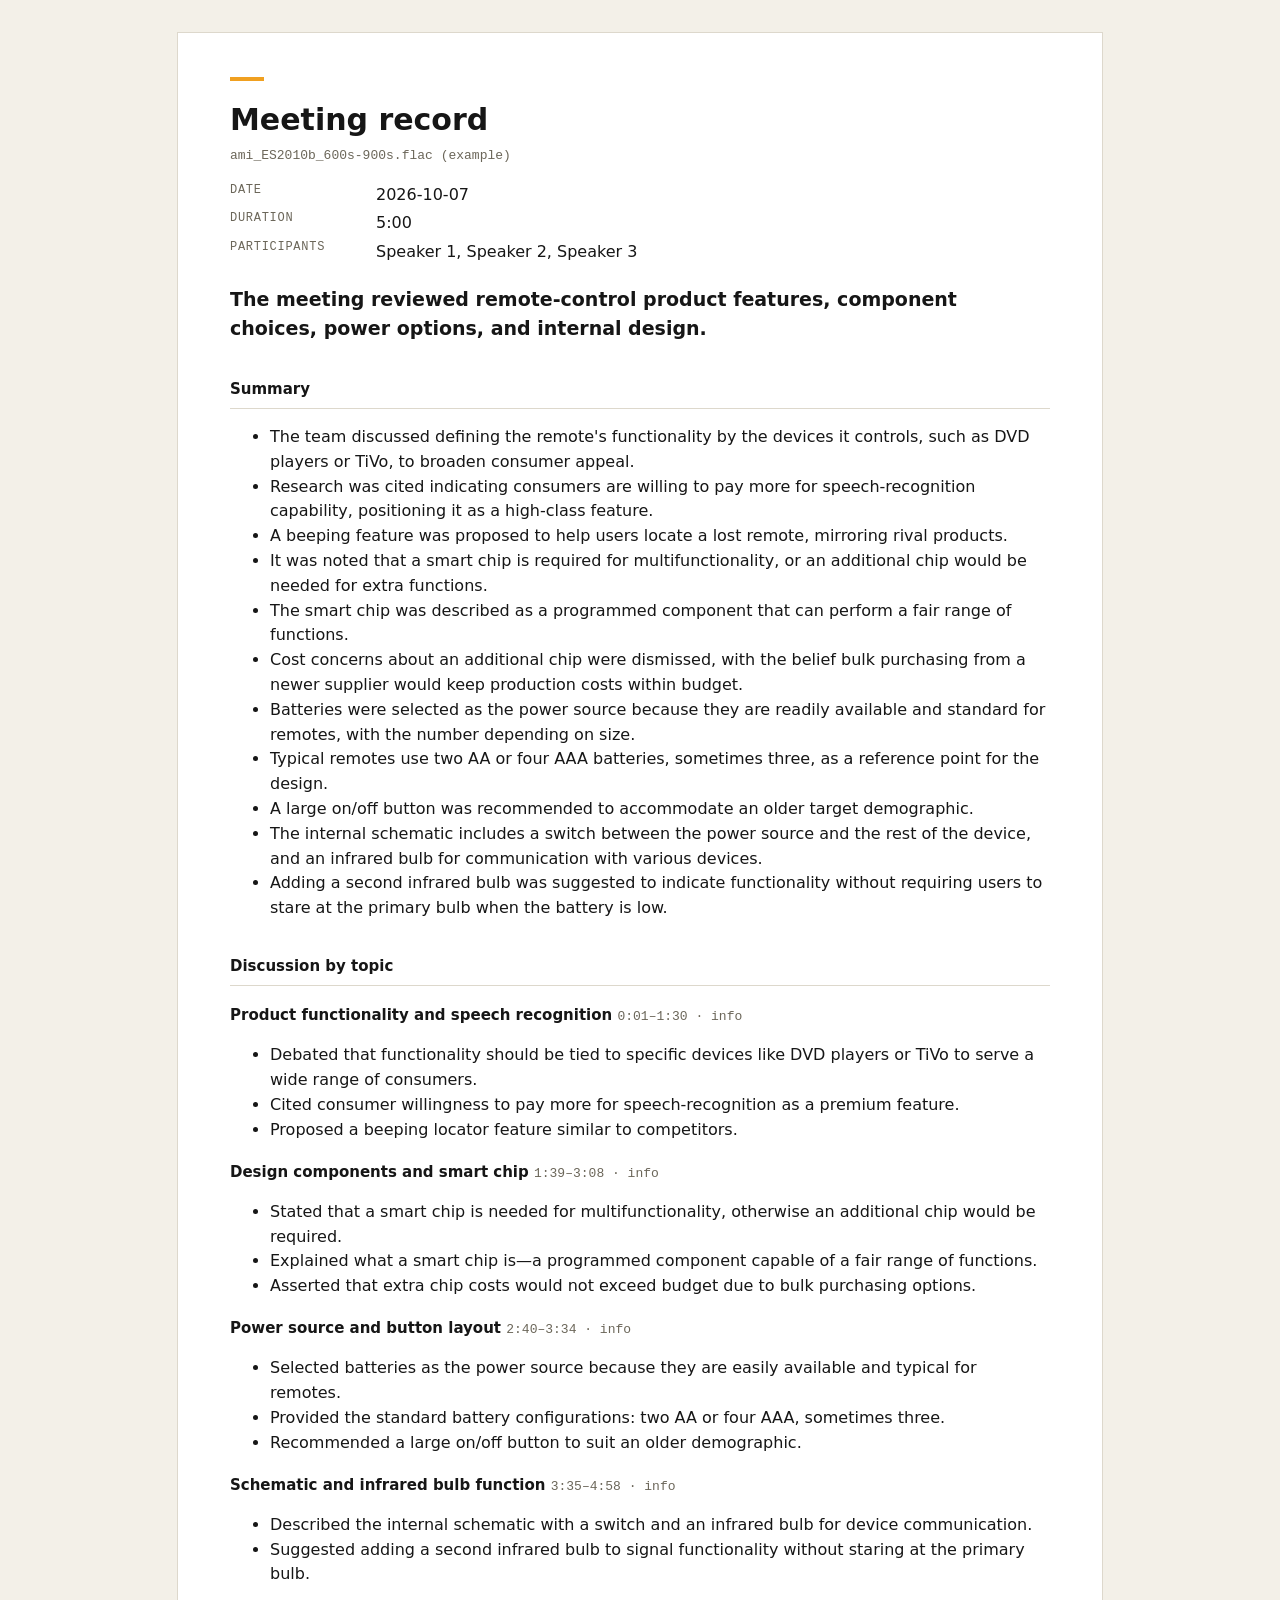
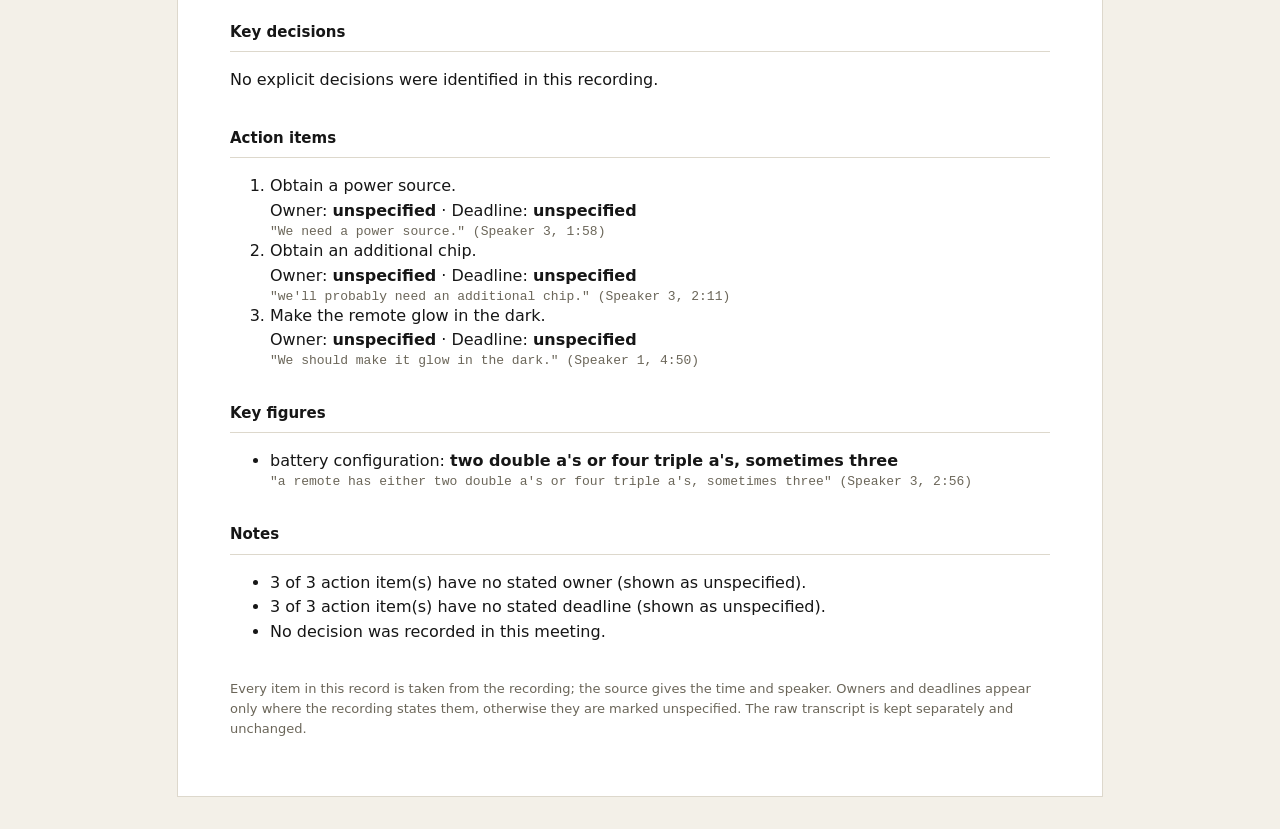
<file: samples/example_outputs/example-es2010b/meeting_2026-10-07_report.html>
<!doctype html><html lang="en"><head><meta charset="utf-8"><meta name="viewport" content="width=device-width,initial-scale=1"><title>Meeting record</title><style>body{margin:0;background:#f3f0e8;color:#161616;font:16px/1.55 "IBM Plex Sans",system-ui,sans-serif}main{max-width:820px;margin:32px auto;background:#fff;padding:44px 52px;border:1px solid #ddd8cc}
h1{font-size:30px;margin:0 0 4px}h1:before{content:"";display:block;width:34px;height:4px;background:#f0a020;margin-bottom:16px}h2{font-size:15px;margin:34px 0 10px;padding-bottom:7px;border-bottom:1px solid #ddd8cc}
h3{font-size:15px;margin:18px 0 4px}dl{display:grid;grid-template-columns:130px 1fr;gap:4px 16px;margin:20px 0}dt{font:500 12px "IBM Plex Mono",monospace;text-transform:uppercase;letter-spacing:.06em;color:#6b6659}dd{margin:0}
.q{font:13px "IBM Plex Mono",monospace;color:#6b6659}.note{background:#fbe9c8;border-left:4px solid #f0a020;padding:10px 14px}.lead{font-size:19px;font-weight:600}.foot{font-size:13px;color:#6b6659;margin-top:34px}
.tag{font:12px "IBM Plex Mono",monospace;border:1px solid #999;padding:0 5px;margin-left:6px}@media print{body{background:#fff}main{border:0;margin:0;padding:0}}@media(max-width:700px){main{padding:24px 18px;margin:0}dl{grid-template-columns:1fr}}</style></head><body><main><h1>Meeting record</h1><div class="q">ami_ES2010b_600s-900s.flac (example)</div><dl><dt>Date</dt><dd>2026-10-07</dd><dt>Duration</dt><dd>5:00</dd><dt>Participants</dt><dd>Speaker 1, Speaker 2, Speaker 3</dd></dl><p class="lead">The meeting reviewed remote‑control product features, component choices, power options, and internal design.</p><h2>Summary</h2><ul><li>The team discussed defining the remote&#x27;s functionality by the devices it controls, such as DVD players or TiVo, to broaden consumer appeal.</li><li>Research was cited indicating consumers are willing to pay more for speech‑recognition capability, positioning it as a high‑class feature.</li><li>A beeping feature was proposed to help users locate a lost remote, mirroring rival products.</li><li>It was noted that a smart chip is required for multifunctionality, or an additional chip would be needed for extra functions.</li><li>The smart chip was described as a programmed component that can perform a fair range of functions.</li><li>Cost concerns about an additional chip were dismissed, with the belief bulk purchasing from a newer supplier would keep production costs within budget.</li><li>Batteries were selected as the power source because they are readily available and standard for remotes, with the number depending on size.</li><li>Typical remotes use two AA or four AAA batteries, sometimes three, as a reference point for the design.</li><li>A large on/off button was recommended to accommodate an older target demographic.</li><li>The internal schematic includes a switch between the power source and the rest of the device, and an infrared bulb for communication with various devices.</li><li>Adding a second infrared bulb was suggested to indicate functionality without requiring users to stare at the primary bulb when the battery is low.</li></ul><h2>Discussion by topic</h2><h3>Product functionality and speech recognition <span class="q">0:01–1:30 · info</span></h3><ul><li>Debated that functionality should be tied to specific devices like DVD players or TiVo to serve a wide range of consumers.</li><li>Cited consumer willingness to pay more for speech‑recognition as a premium feature.</li><li>Proposed a beeping locator feature similar to competitors.</li></ul><h3>Design components and smart chip <span class="q">1:39–3:08 · info</span></h3><ul><li>Stated that a smart chip is needed for multifunctionality, otherwise an additional chip would be required.</li><li>Explained what a smart chip is—a programmed component capable of a fair range of functions.</li><li>Asserted that extra chip costs would not exceed budget due to bulk purchasing options.</li></ul><h3>Power source and button layout <span class="q">2:40–3:34 · info</span></h3><ul><li>Selected batteries as the power source because they are easily available and typical for remotes.</li><li>Provided the standard battery configurations: two AA or four AAA, sometimes three.</li><li>Recommended a large on/off button to suit an older demographic.</li></ul><h3>Schematic and infrared bulb function <span class="q">3:35–4:58 · info</span></h3><ul><li>Described the internal schematic with a switch and an infrared bulb for device communication.</li><li>Suggested adding a second infrared bulb to signal functionality without staring at the primary bulb.</li></ul><h2>Key decisions</h2><p>No explicit decisions were identified in this recording.</p><h2>Action items</h2><ol><li>Obtain a power source.<div>Owner: <b>unspecified</b> · Deadline: <b>unspecified</b></div><div class="q">"We need a power source." (Speaker 3, 1:58)</div></li><li>Obtain an additional chip.<div>Owner: <b>unspecified</b> · Deadline: <b>unspecified</b></div><div class="q">"we&#x27;ll probably need an additional chip." (Speaker 3, 2:11)</div></li><li>Make the remote glow in the dark.<div>Owner: <b>unspecified</b> · Deadline: <b>unspecified</b></div><div class="q">"We should make it glow in the dark." (Speaker 1, 4:50)</div></li></ol><h2>Key figures</h2><ul><li>battery configuration: <b>two double a&#x27;s or four triple a&#x27;s, sometimes three</b><div class="q">"a remote has either two double a&#x27;s or four triple a&#x27;s, sometimes three" (Speaker 3, 2:56)</div></li></ul><h2>Notes</h2><ul><li>3 of 3 action item(s) have no stated owner (shown as unspecified).</li><li>3 of 3 action item(s) have no stated deadline (shown as unspecified).</li><li>No decision was recorded in this meeting.</li></ul><p class="foot">Every item in this record is taken from the recording; the source gives the time and speaker. Owners and deadlines appear only where the recording states them, otherwise they are marked unspecified. The raw transcript is kept separately and unchanged.</p></main></body></html>
</file>
